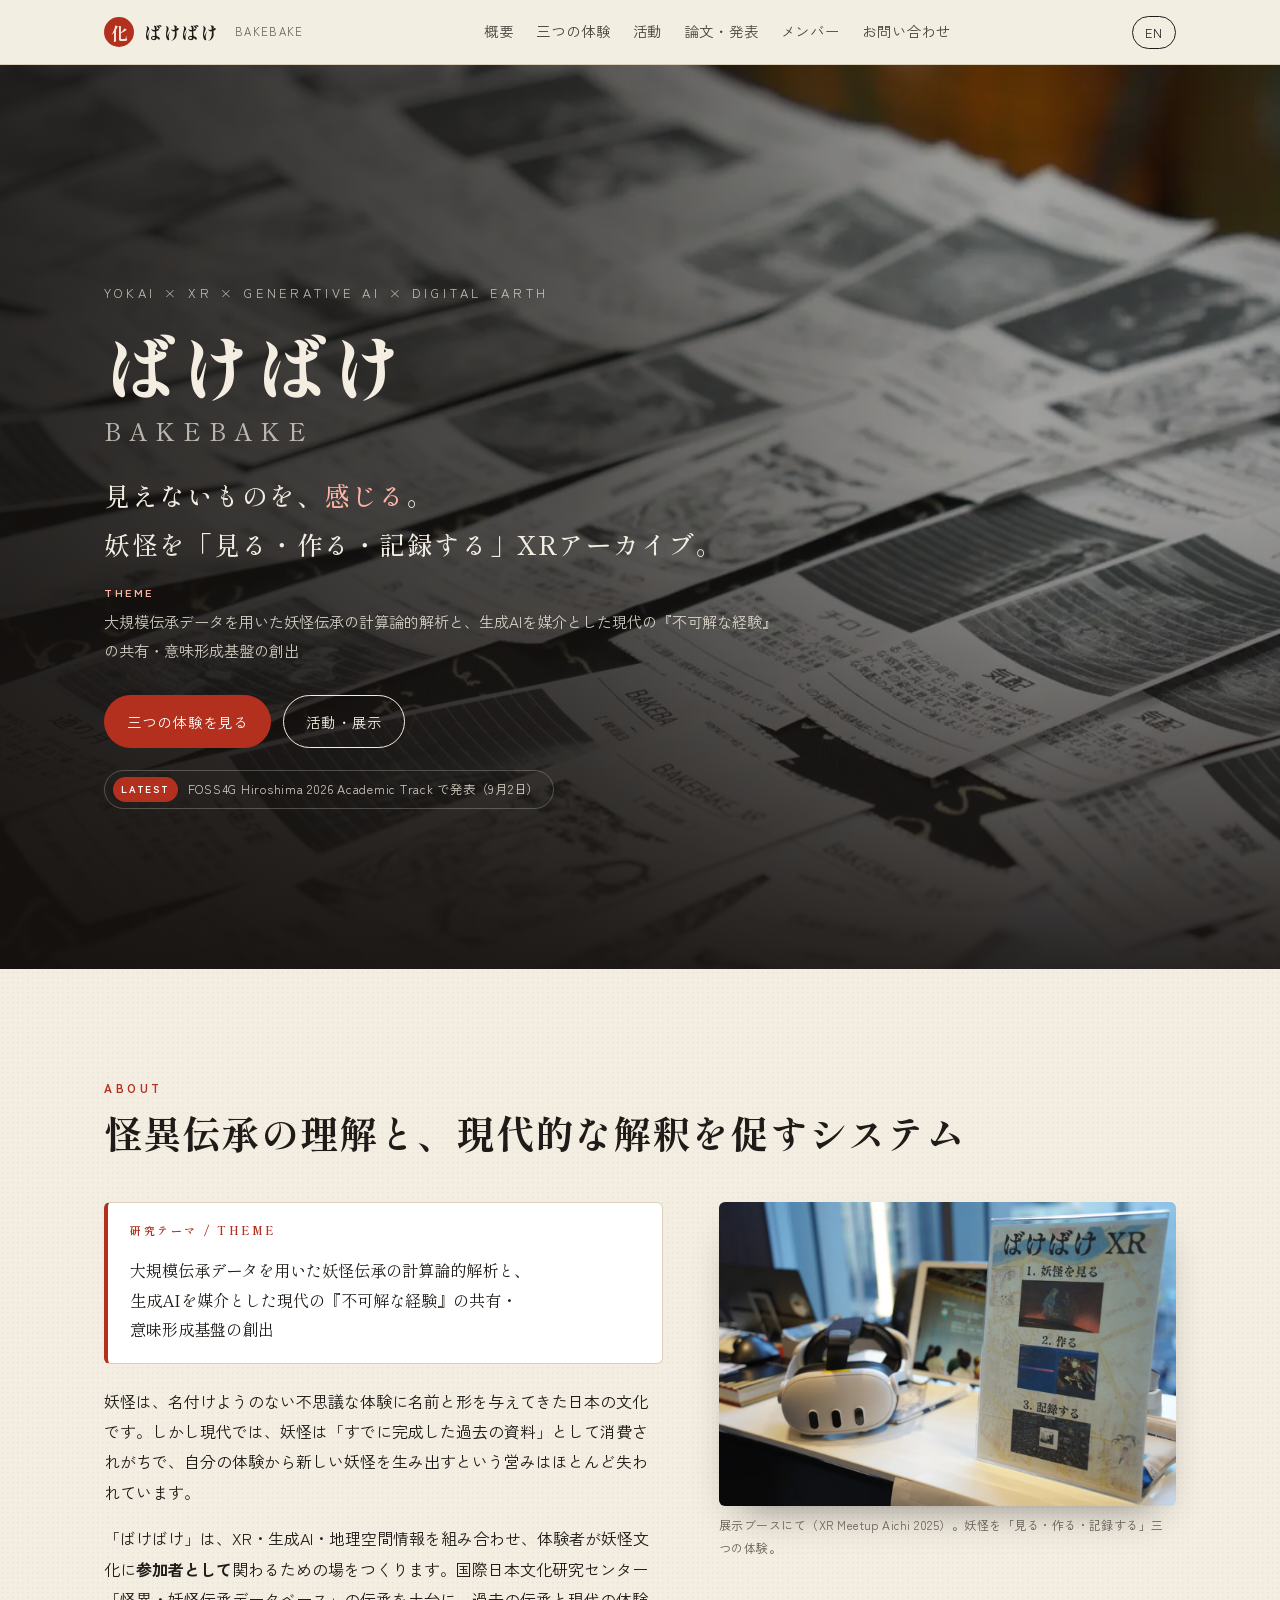
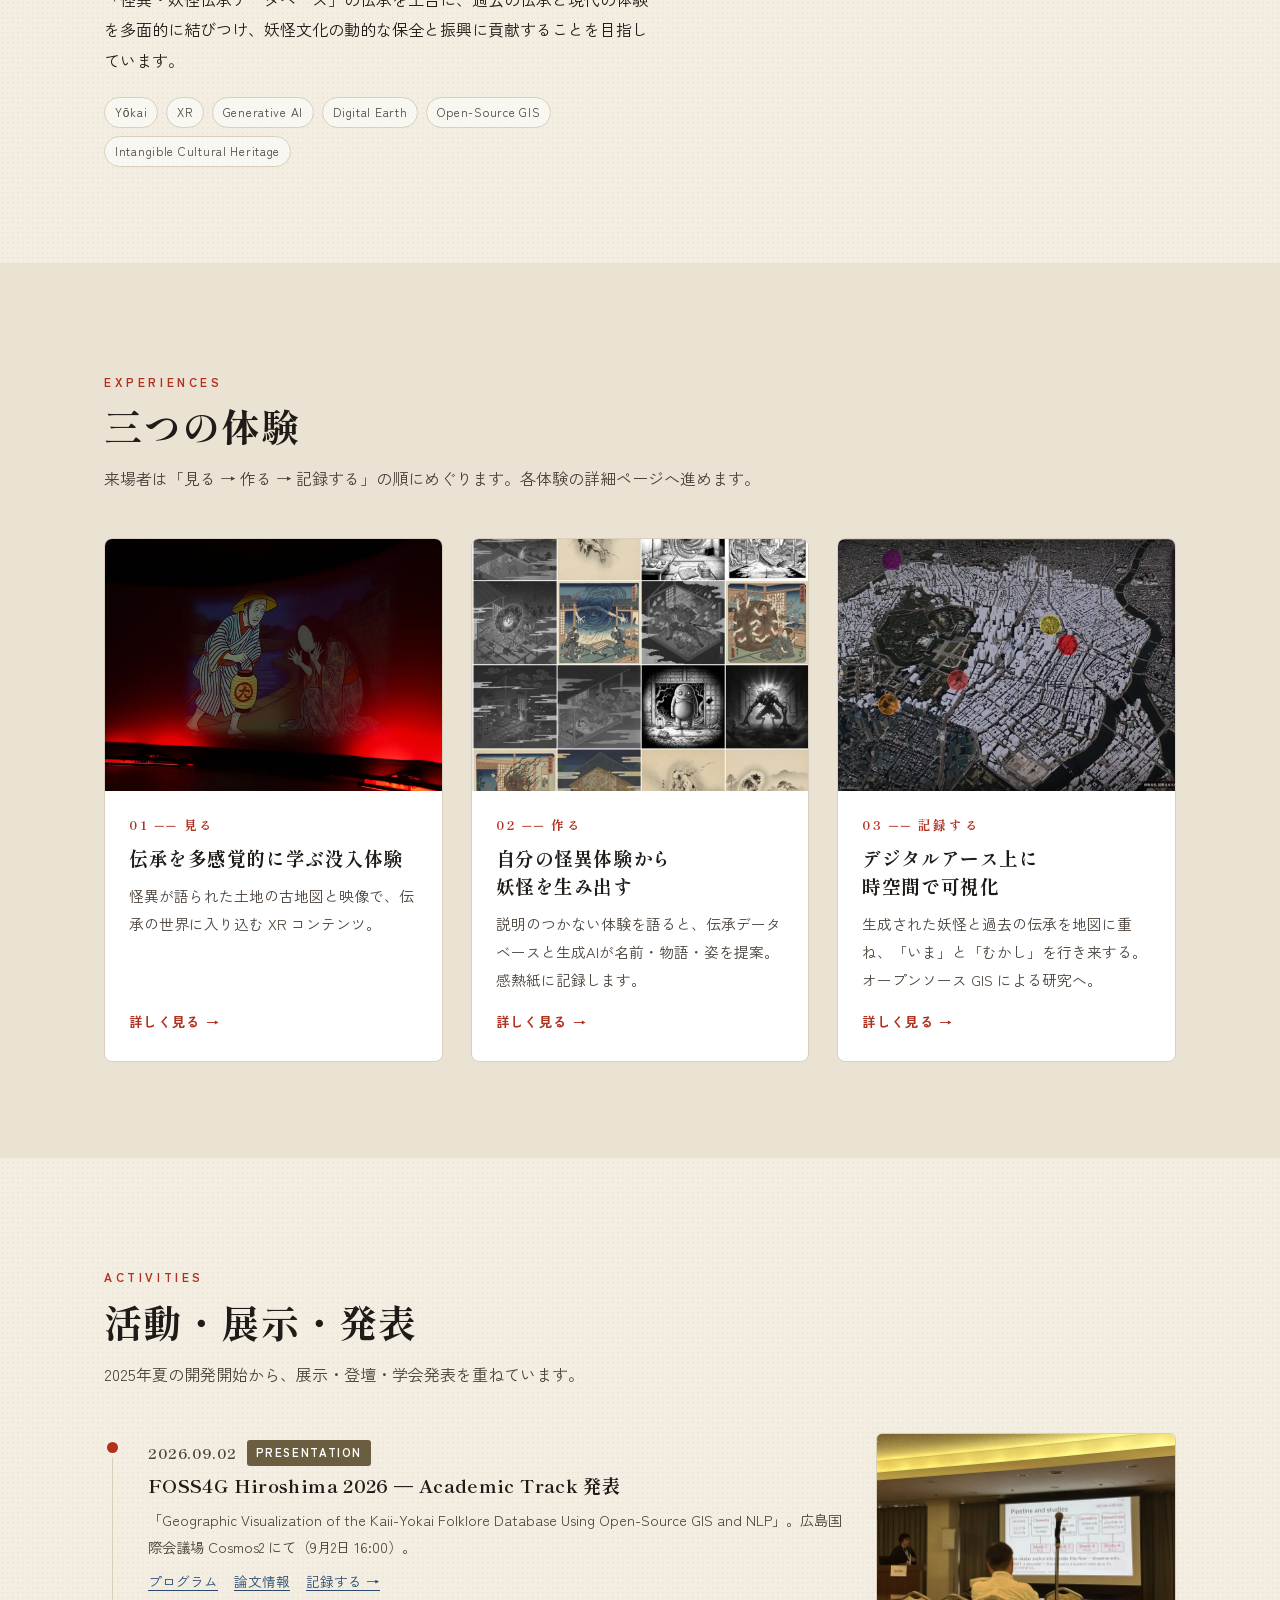
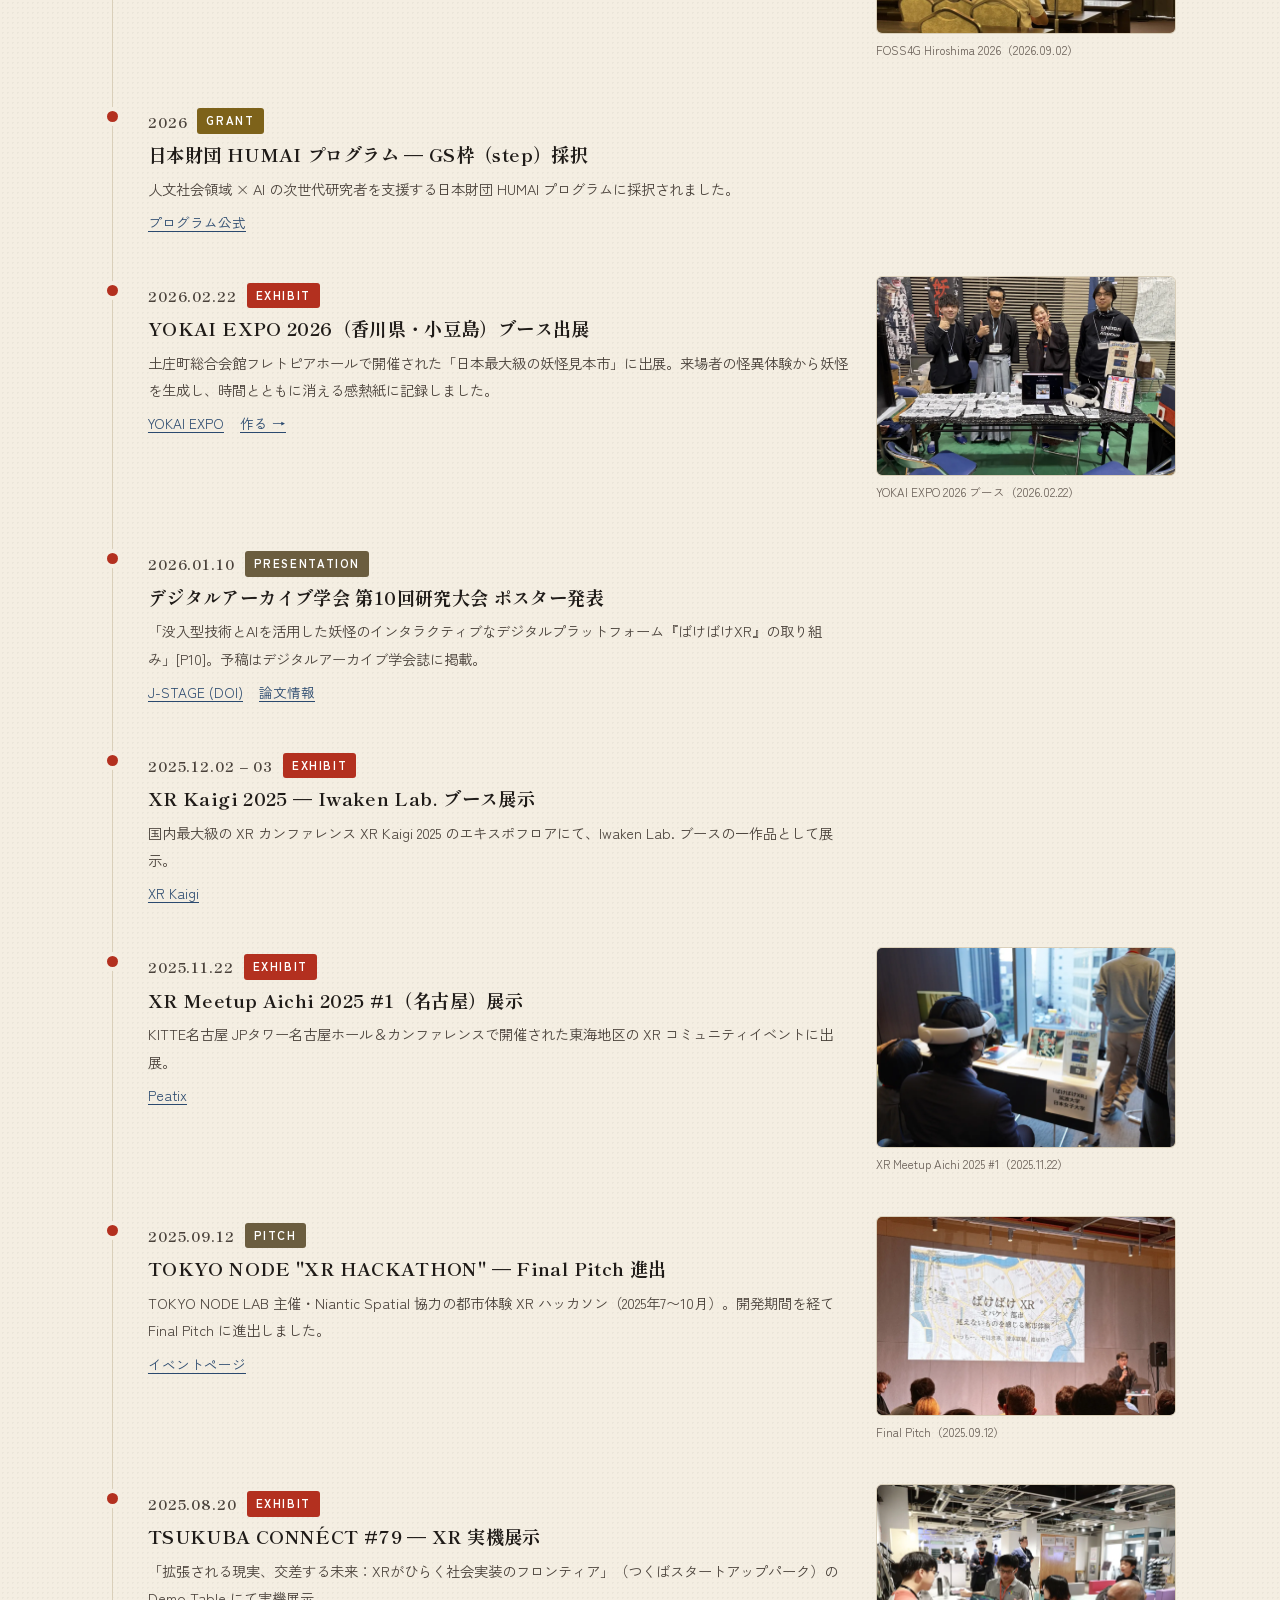
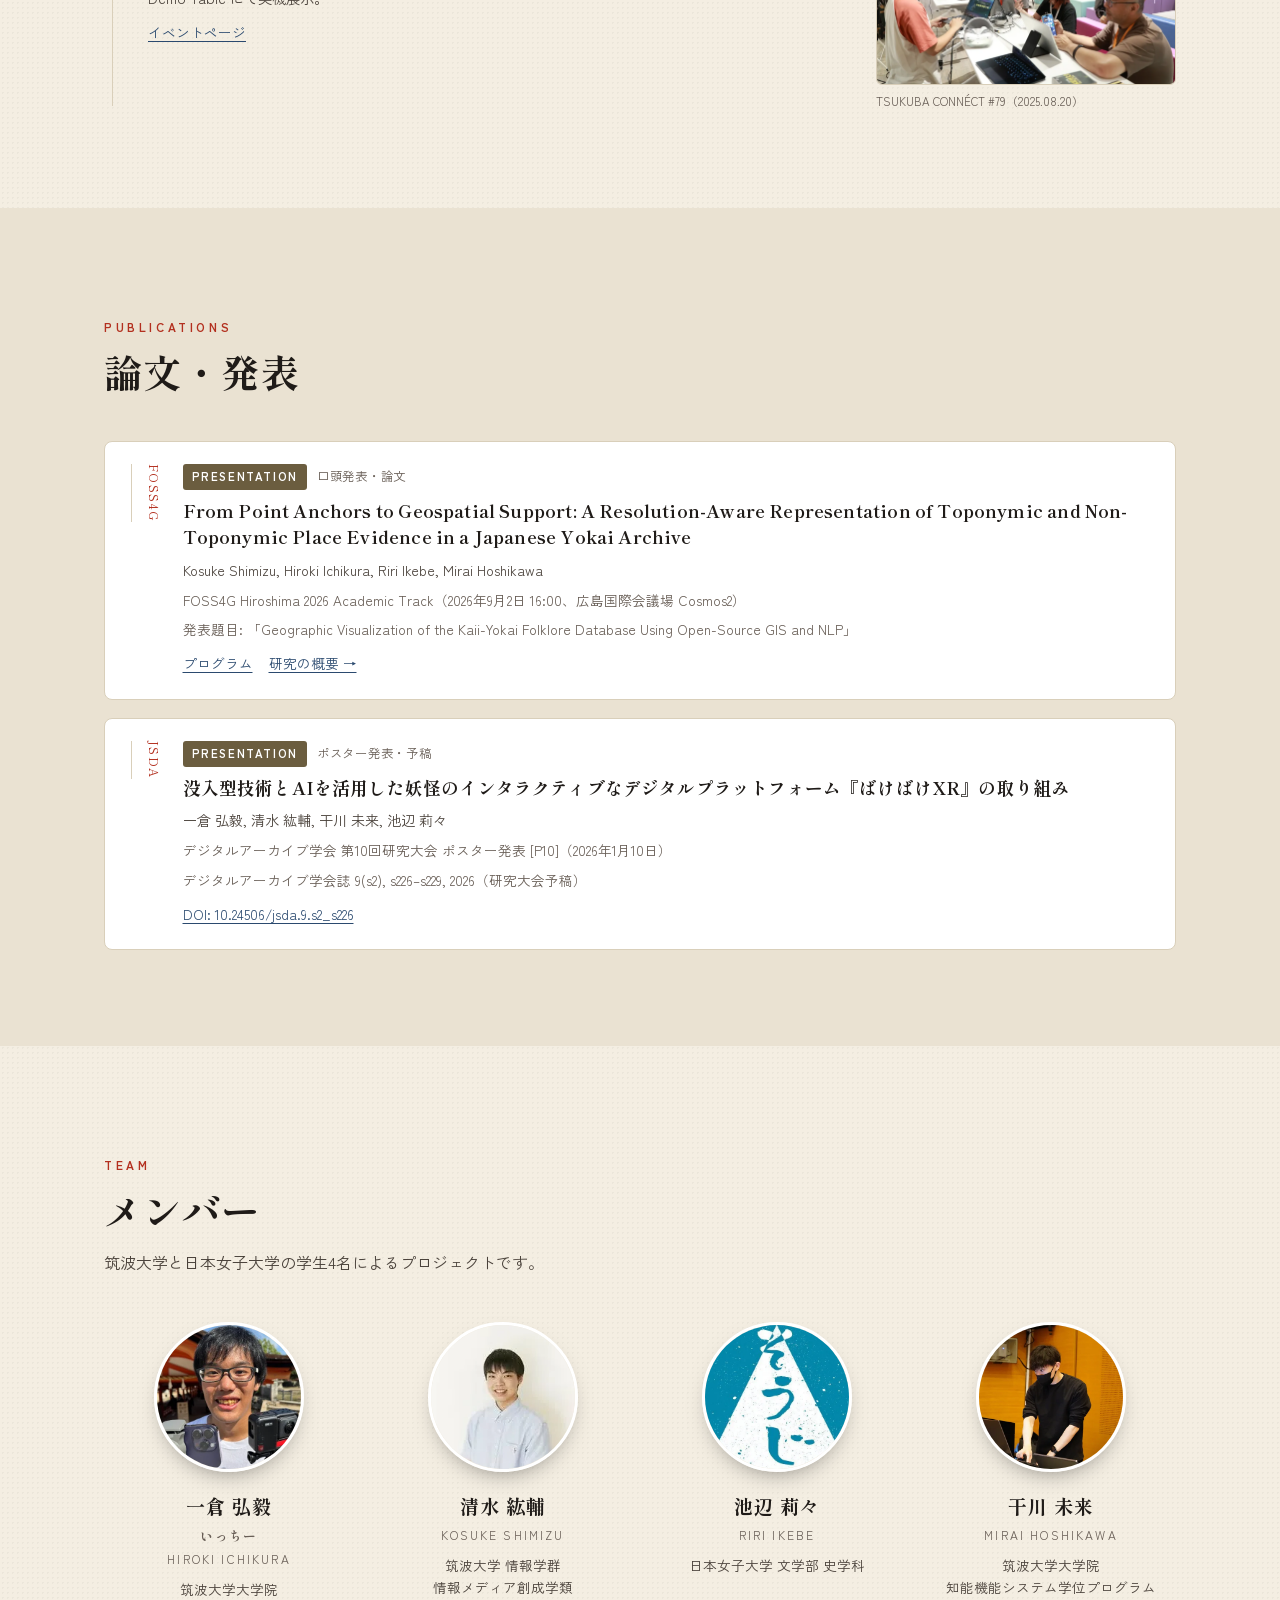
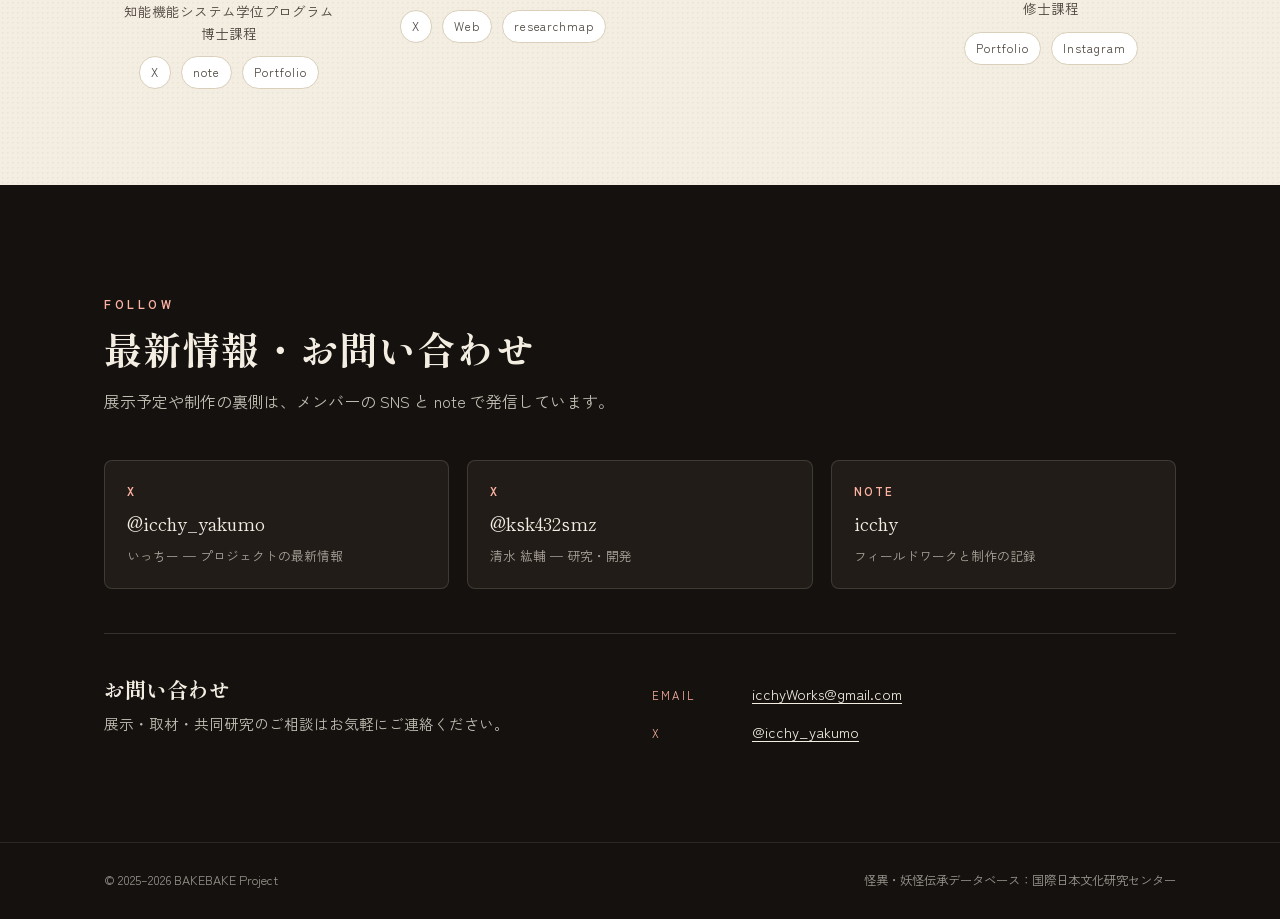
<file: index.html>
<!DOCTYPE html>
<html lang="ja">
<head>
<meta charset="UTF-8">
<meta name="viewport" content="width=device-width, initial-scale=1.0">
<title>ばけばけ — 見えないものを、感じる。妖怪文化のXRアーカイブ</title>
<meta name="title-en" content="BAKEBAKE — Sensing the unseen. An XR archive of yōkai culture">
<meta name="description" content="ばけばけ は、妖怪を「見る・作る・記録する」XRアーカイブ。伝承を多感覚的に学ぶ没入体験、生成AIによる新しい妖怪づくり、デジタルアース上での時空間可視化を通して、妖怪文化の動的な保全と振興に取り組みます。">
<link rel="canonical" href="https://icchyhiroki.github.io/bakebake-xr.github.io/">
<link rel="alternate" hreflang="ja" href="https://icchyhiroki.github.io/bakebake-xr.github.io/">
<link rel="alternate" hreflang="en" href="https://icchyhiroki.github.io/bakebake-xr.github.io/?lang=en">
<meta property="og:type" content="website">
<meta property="og:site_name" content="ばけばけ / Bakebake">
<meta property="og:title" content="ばけばけ — 見えないものを、感じる。">
<meta property="og:description" content="妖怪を「見る・作る・記録する」XRアーカイブ。伝承の没入体験、生成AIによる妖怪づくり、デジタルアース上の時空間可視化。">
<meta property="og:image" content="https://icchyhiroki.github.io/bakebake-xr.github.io/images/photos/og_home.jpg">
<meta property="og:url" content="https://icchyhiroki.github.io/bakebake-xr.github.io/">
<meta property="og:locale" content="ja_JP">
<meta name="twitter:card" content="summary_large_image">
<meta name="twitter:site" content="@icchy_yakumo">
<meta name="theme-color" content="#14110f">
<link rel="icon" href="data:image/svg+xml,%3Csvg xmlns='http://www.w3.org/2000/svg' viewBox='0 0 64 64'%3E%3Ccircle cx='32' cy='32' r='30' fill='%23b3301f'/%3E%3Ctext x='32' y='44' font-size='34' text-anchor='middle' fill='%23f4eee2' font-family='serif' font-weight='700'%3E化%3C/text%3E%3C/svg%3E">
<link rel="apple-touch-icon" href="images/icon-180.png">
<script>try{var q=new URLSearchParams(location.search).get('lang');document.documentElement.lang=(q==='en'||(!q&&localStorage.getItem('bakebake-lang')==='en'))?'en':'ja'}catch(e){}</script>
<link rel="preconnect" href="https://fonts.googleapis.com">
<link rel="preconnect" href="https://fonts.gstatic.com" crossorigin>
<link href="https://fonts.googleapis.com/css2?family=Shippori+Mincho:wght@500;700;800&family=Zen+Kaku+Gothic+New:wght@400;500;700&display=swap" rel="stylesheet">
<link rel="stylesheet" href="assets/site.css">
</head>
<body>
<a class="skip" href="#top"><span class="ja">本文へ</span><span class="en">Skip to content</span></a>

<header class="site-header">
  <div class="wrap">
    <a class="brand" href="index.html" data-internal aria-label="ばけばけ">
      <span class="mark" aria-hidden="true">化</span>
      <span class="name">ばけばけ</span><small>BAKEBAKE</small>
    </a>
    <nav class="nav" id="nav" aria-label="main">
      <a href="#about"><span class="ja">概要</span><span class="en">About</span></a>
      <a href="#experiences"><span class="ja">三つの体験</span><span class="en">Experiences</span></a>
      <a href="#activities"><span class="ja">活動</span><span class="en">Activities</span></a>
      <a href="#publications"><span class="ja">論文・発表</span><span class="en">Publications</span></a>
      <a href="#team"><span class="ja">メンバー</span><span class="en">Team</span></a>
      <a href="#contact"><span class="ja">お問い合わせ</span><span class="en">Contact</span></a>
    </nav>
    <div style="display:flex;gap:8px;align-items:center">
      <button class="lang-toggle" id="langToggle" type="button"><span class="ja" lang="en">EN</span><span class="en" lang="ja">日本語</span></button>
      <button class="menu-btn" id="menuBtn" type="button" aria-expanded="false" aria-controls="nav" aria-label="Menu">
        <svg width="26" height="26" viewBox="0 0 24 24" fill="none" stroke="currentColor" stroke-width="2" stroke-linecap="round"><path d="M4 7h16M4 12h16M4 17h16"/></svg>
      </button>
    </div>
  </div>
</header>

<main id="top" tabindex="-1">
  <!-- ===== HERO ===== -->
  <section class="hero" aria-labelledby="hero-title">
    <picture>
      <source media="(max-width:700px)" srcset="images/photos/hero_receipts_portrait.webp">
      <img src="images/photos/hero_receipts.webp" alt="黒い布の上に、来場者が生み出した妖怪の名前と絵が印刷された感熱紙が並んでいる" fetchpriority="high">
    </picture>
    <div class="wrap">
      <p class="eyebrow">YOKAI × XR × GENERATIVE AI × DIGITAL EARTH</p>
      <h1 id="hero-title">ばけばけ<span class="en-name">BAKEBAKE</span></h1>
      <p class="catch ja">見えないものを、<em>感じる</em>。<br>妖怪を「見る・作る・記録する」<span class="nowrap">XRアーカイブ。</span></p>
      <p class="catch en">Sensing the <em>unseen</em>.<br>An XR archive for seeing, making and recording yōkai.</p>
      <p class="lead ja"><span class="k">THEME</span>大規模伝承データを用いた妖怪伝承の計算論的解析と、生成AIを媒介とした現代の『不可解な経験』の共有・意味形成基盤の創出</p>
      <p class="lead en"><span class="k">THEME</span>Computational analysis of yōkai folklore using large-scale folklore data, and the creation of a platform — mediated by generative AI — for sharing and making sense of contemporary “inexplicable experiences”.</p>
      <div class="cta">
        <a class="btn primary" href="#experiences"><span class="ja">三つの体験を見る</span><span class="en">The three experiences</span></a>
        <a class="btn ghost" href="#activities"><span class="ja">活動・展示</span><span class="en">Activities</span></a>
      </div>
      <a class="news" href="#publications"><b>LATEST</b><span class="ja">FOSS4G Hiroshima 2026 Academic Track で発表（9月2日）</span><span class="en">Presented at FOSS4G Hiroshima 2026 Academic Track (Sept 2)</span></a>
    </div>
  </section>

  <!-- ===== ABOUT ===== -->
  <section id="about" aria-labelledby="about-title">
    <div class="wrap">
      <div class="sec-head">
        <p class="label">ABOUT</p>
        <h2 id="about-title" class="serif"><span class="ja">怪異伝承の理解と、<wbr>現代的な解釈を<wbr>促すシステム</span><span class="en">A system for understanding and reinterpreting yōkai folklore</span></h2>
      </div>
      <div class="about-grid">
        <div class="about-text">
          <div class="theme"><p class="k">研究テーマ / THEME</p><p class="ja">大規模伝承データを用いた妖怪伝承の計算論的解析と、生成AIを媒介とした現代の『不可解な経験』の共有・意味形成基盤の創出</p><p class="en">Computational analysis of yōkai folklore using large-scale folklore data, and the creation of a platform — mediated by generative AI — for sharing and making sense of contemporary “inexplicable experiences”.</p></div>
          <p class="ja">妖怪は、名付けようのない不思議な体験に名前と形を与えてきた日本の文化です。しかし現代では、妖怪は「すでに完成した過去の資料」として消費されがちで、自分の体験から新しい妖怪を生み出すという営みはほとんど失われています。</p>
          <p class="en">Yōkai are a Japanese cultural practice of giving names and forms to strange, unexplained experiences. Today, however, yōkai are mostly consumed as finished historical records, and the act of creating a new one from one's own experience has nearly disappeared.</p>
          <p class="ja">「ばけばけ」は、XR・生成AI・地理空間情報を組み合わせ、体験者が妖怪文化に<strong>参加者として</strong>関わるための場をつくります。国際日本文化研究センター「怪異・妖怪伝承データベース」の伝承を土台に、過去の伝承と現代の体験を多面的に結びつけ、妖怪文化の動的な保全と振興に貢献することを目指しています。</p>
          <p class="en">BAKEBAKE combines XR, generative AI and geospatial data so that people can take part in yōkai culture <strong>as participants</strong>. Built on the Nichibunken Kaii–Yōkai Folklore Database, it links historical records with contemporary experience and aims at the dynamic preservation and renewal of yōkai culture.</p>
          <div class="keywords" aria-label="keywords">
            <span>Yōkai</span><span>XR</span><span>Generative AI</span><span>Digital Earth</span><span>Open-Source GIS</span><span>Intangible Cultural Heritage</span>
          </div>
        </div>
        <figure class="about-photo">
          <img src="images/photos/booth.webp" alt="展示ブースのパネル「1. 妖怪を見る 2. 作る 3. 記録する」とVRヘッドセット" loading="lazy" width="1200" height="800">
          <figcaption class="ja">展示ブースにて（XR Meetup Aichi 2025）。妖怪を「見る・作る・記録する」三つの体験。</figcaption>
          <figcaption class="en">At the booth (XR Meetup Aichi 2025): the three experiences — see, make, record.</figcaption>
        </figure>
      </div>
    </div>
  </section>

  <!-- ===== EXPERIENCES ===== -->
  <section id="experiences" class="alt" aria-labelledby="feat-title">
    <div class="wrap">
      <div class="sec-head">
        <p class="label">EXPERIENCES</p>
        <h2 id="feat-title" class="serif"><span class="ja">三つの体験</span><span class="en">Three experiences</span></h2>
        <p class="ja">来場者は「見る → 作る → 記録する」の順にめぐります。各体験の詳細ページへ進めます。</p>
        <p class="en">Visitors move through see → make → record. Open each experience for details.</p>
      </div>
      <div class="features">
        <a class="feature" href="see.html" data-internal>
          <div class="img"><img src="images/photos/feat_view_front.webp" alt="提灯を持つ旅人と顔のない女が描かれた投影映像" loading="lazy" width="1200" height="900"></div>
          <div class="body">
            <p class="num">01 ── <span class="ja">見る</span><span class="en">SEE</span></p>
            <h3 class="ja">伝承を多感覚的に学ぶ<wbr>没入体験</h3>
            <h3 class="en">Immersive learning of folklore</h3>
            <p class="ja">怪異が語られた土地の古地図と映像で、伝承の世界に入り込む XR コンテンツ。</p>
            <p class="en">XR content that draws you into a tale through the old maps and imagery of the place where it was told.</p>
            <span class="more"><span class="ja">詳しく見る</span><span class="en">Read more</span></span>
          </div>
        </a>
        <a class="feature" href="make.html" data-internal>
          <div class="img"><img src="images/photos/feat_make_atlas.webp" alt="生成AIで生成された妖怪画像がアプリ画面に表示されている" loading="lazy" width="1200" height="900"></div>
          <div class="body">
            <p class="num">02 ── <span class="ja">作る</span><span class="en">MAKE</span></p>
            <h3 class="ja">自分の怪異体験から<wbr>妖怪を生み出す</h3>
            <h3 class="en">Making a yōkai from your own experience</h3>
            <p class="ja">説明のつかない体験を語ると、伝承データベースと生成AIが名前・物語・姿を提案。感熱紙に記録します。</p>
            <p class="en">Describe an unexplained experience; the folklore database and generative AI propose a name, a story and a form, printed on thermal paper.</p>
            <span class="more"><span class="ja">詳しく見る</span><span class="en">Read more</span></span>
          </div>
        </a>
        <a class="feature" href="record.html" data-internal>
          <div class="img"><img src="images/photos/feat_record.webp" alt="デジタルアース上に妖怪の出現地点がマッピングされた画面" loading="lazy" width="1000" height="750"></div>
          <div class="body">
            <p class="num">03 ── <span class="ja">記録する</span><span class="en">RECORD</span></p>
            <h3 class="ja">デジタルアース上に<wbr>時空間で可視化</h3>
            <h3 class="en">Spatio-temporal mapping on a digital earth</h3>
            <p class="ja">生成された妖怪と過去の伝承を地図に重ね、「いま」と「むかし」を行き来する。オープンソース GIS による研究へ。</p>
            <p class="en">Generated yōkai and historical records layered on a map, moving between "now" and "then" — and into open-source GIS research.</p>
            <span class="more"><span class="ja">詳しく見る</span><span class="en">Read more</span></span>
          </div>
        </a>
      </div>
    </div>
  </section>

  <!-- ===== ACTIVITIES ===== -->
  <section id="activities" aria-labelledby="act-title">
    <div class="wrap">
      <div class="sec-head">
        <p class="label">ACTIVITIES</p>
        <h2 id="act-title" class="serif"><span class="ja">活動・展示・発表</span><span class="en">Activities, exhibitions and talks</span></h2>
        <p class="ja">2025年夏の開発開始から、展示・登壇・学会発表を重ねています。</p>
        <p class="en">Since development began in summer 2025, the project has been shown and presented at the following venues.</p>
      </div>
      <div class="timeline">

        <article class="tl-item">
          <div>
            <p class="tl-date">2026.09.02 <span class="tag talk">PRESENTATION</span></p>
            <h3 class="ja">FOSS4G Hiroshima 2026 <wbr>— Academic Track 発表</h3>
            <h3 class="en">FOSS4G Hiroshima 2026 — Academic Track</h3>
            <p class="ja">「Geographic Visualization of the Kaii-Yokai Folklore Database Using Open-Source GIS and NLP」。広島国際会議場 Cosmos2 にて（9月2日 16:00）。</p>
            <p class="en">"Geographic Visualization of the Kaii-Yokai Folklore Database Using Open-Source GIS and NLP." International Conference Center Hiroshima, room Cosmos2, Sept 2, 16:00.</p>
            <p class="links"><a href="https://2026.foss4g.org/en/program-schedule/presentations/" target="_blank" rel="noopener"><span class="ja">プログラム</span><span class="en">Program</span></a><a href="#publications"><span class="ja">論文情報</span><span class="en">Paper</span></a><a href="record.html" data-internal><span class="ja">記録する →</span><span class="en">Record →</span></a></p>
          </div>
          <figure>
            <img src="images/photos/foss4g_talk.webp" alt="FOSS4G Hiroshima 2026 の会場で発表する様子" loading="lazy" width="1200" height="800">
            <figcaption class="ja">FOSS4G Hiroshima 2026（2026.09.02）</figcaption>
            <figcaption class="en">FOSS4G Hiroshima 2026, Sept 2, 2026</figcaption>
          </figure>
        </article>

        <article class="tl-item">
          <div>
            <p class="tl-date">2026 <span class="tag grant">GRANT</span></p>
            <h3 class="ja">日本財団 HUMAI プログラム <wbr>— GS枠（step）採択</h3>
            <h3 class="en">Selected for the Nippon Foundation HUMAI Program (GS / step)</h3>
            <p class="ja">人文社会領域 × AI の次世代研究者を支援する日本財団 HUMAI プログラムに採択されました。</p>
            <p class="en">Selected for the Nippon Foundation HUMAI Program, which supports next-generation researchers working across the humanities and AI.</p>
            <p class="links"><a href="https://zen.ac.jp/humai" target="_blank" rel="noopener"><span class="ja">プログラム公式</span><span class="en">Program site</span></a></p>
          </div>
        </article>

        <article class="tl-item">
          <div>
            <p class="tl-date">2026.02.22 <span class="tag exhibit">EXHIBIT</span></p>
            <h3 class="ja">YOKAI EXPO 2026<wbr>（香川県・小豆島）<wbr>ブース出展</h3>
            <h3 class="en">Booth at YOKAI EXPO 2026, Shodoshima</h3>
            <p class="ja">土庄町総合会館フレトピアホールで開催された「日本最大級の妖怪見本市」に出展。来場者の怪異体験から妖怪を生成し、時間とともに消える感熱紙に記録しました。</p>
            <p class="en">Exhibited at Japan's largest yōkai fair at Tonosho Town Hall (Furetopia Hall). Visitors' uncanny experiences were turned into yōkai and printed on thermal paper that fades over time.</p>
            <p class="links"><a href="https://www.yokaiexpo.com/" target="_blank" rel="noopener">YOKAI EXPO</a><a href="make.html" data-internal><span class="ja">作る →</span><span class="en">Make →</span></a></p>
          </div>
          <figure>
            <img src="images/photos/expo_booth.webp" alt="YOKAI EXPO 2026 のブースに立つメンバー4人と、机に並んだ感熱紙の妖怪記録" loading="lazy" width="1400" height="933">
            <figcaption class="ja">YOKAI EXPO 2026 ブース（2026.02.22）</figcaption>
            <figcaption class="en">Our booth at YOKAI EXPO 2026, Feb 22, 2026</figcaption>
          </figure>
        </article>

        <article class="tl-item">
          <div>
            <p class="tl-date">2026.01.10 <span class="tag talk">PRESENTATION</span></p>
            <h3 class="ja">デジタルアーカイブ学会 <wbr>第10回研究大会 <wbr>ポスター発表</h3>
            <h3 class="en">Poster at the 10th Annual Conference of the Japan Society for Digital Archive</h3>
            <p class="ja">「没入型技術とAIを活用した妖怪のインタラクティブなデジタルプラットフォーム『ばけばけXR』の取り組み」[P10]。予稿はデジタルアーカイブ学会誌に掲載。</p>
            <p class="en">"An Interactive Digital Platform for Yōkai Using Immersive Technology and AI: BAKEBAKE XR" [P10]. Proceedings published in the Journal of the Japan Society for Digital Archive.</p>
            <p class="links"><a href="https://doi.org/10.24506/jsda.9.s2_s226" target="_blank" rel="noopener">J-STAGE (DOI)</a><a href="#publications"><span class="ja">論文情報</span><span class="en">Paper</span></a></p>
          </div>
        </article>

        <article class="tl-item">
          <div>
            <p class="tl-date">2025.12.02 – 03 <span class="tag exhibit">EXHIBIT</span></p>
            <h3 class="ja">XR Kaigi 2025 <wbr>— Iwaken Lab. ブース展示</h3>
            <h3 class="en">XR Kaigi 2025 — Iwaken Lab. booth</h3>
            <p class="ja">国内最大級の XR カンファレンス XR Kaigi 2025 のエキスポフロアにて、Iwaken Lab. ブースの一作品として展示。</p>
            <p class="en">Shown at the Iwaken Lab. booth on the expo floor of XR Kaigi 2025, one of Japan's largest XR conferences.</p>
            <p class="links"><a href="https://www.xrkaigi.com/" target="_blank" rel="noopener">XR Kaigi</a></p>
          </div>
        </article>

        <article class="tl-item">
          <div>
            <p class="tl-date">2025.11.22 <span class="tag exhibit">EXHIBIT</span></p>
            <h3 class="ja">XR Meetup Aichi 2025 #1<wbr>（名古屋）展示</h3>
            <h3 class="en">XR Meetup Aichi 2025 #1, Nagoya</h3>
            <p class="ja">KITTE名古屋 JPタワー名古屋ホール＆カンファレンスで開催された東海地区の XR コミュニティイベントに出展。</p>
            <p class="en">Exhibited at the Tōkai-area XR community event held at KITTE Nagoya / JP Tower Nagoya Hall &amp; Conference.</p>
            <p class="links"><a href="https://peatix.com/event/4530538" target="_blank" rel="noopener">Peatix</a></p>
          </div>
          <figure>
            <img src="images/photos/xrmeetup_aichi.webp" alt="XR Meetup Aichi の会場でVRヘッドセットを装着して体験する来場者" loading="lazy" width="1200" height="800">
            <figcaption class="ja">XR Meetup Aichi 2025 #1（2025.11.22）</figcaption>
            <figcaption class="en">XR Meetup Aichi 2025 #1, Nov 22, 2025</figcaption>
          </figure>
        </article>

        <article class="tl-item">
          <div>
            <p class="tl-date">2025.09.12 <span class="tag talk">PITCH</span></p>
            <h3 class="ja">TOKYO NODE "XR HACKATHON" <wbr>— Final Pitch 進出</h3>
            <h3 class="en">TOKYO NODE "XR HACKATHON" — Final Pitch</h3>
            <p class="ja">TOKYO NODE LAB 主催・Niantic Spatial 協力の都市体験 XR ハッカソン（2025年7〜10月）。開発期間を経て Final Pitch に進出しました。</p>
            <p class="en">A city-experience XR hackathon run by TOKYO NODE LAB with Niantic Spatial (July–Oct 2025). The team advanced to the Final Pitch.</p>
            <p class="links"><a href="https://www.tokyonode.jp/lab/events/20250619_01/index.html" target="_blank" rel="noopener"><span class="ja">イベントページ</span><span class="en">Event page</span></a></p>
          </div>
          <figure>
            <img src="images/photos/pitch_final.webp" alt="TOKYO NODE XR HACKATHON Final Pitch で登壇する様子" loading="lazy" width="1200" height="799">
            <figcaption class="ja">Final Pitch（2025.09.12）</figcaption>
            <figcaption class="en">Final Pitch, Sept 12, 2025</figcaption>
          </figure>
        </article>

        <article class="tl-item">
          <div>
            <p class="tl-date">2025.08.20 <span class="tag exhibit">EXHIBIT</span></p>
            <h3 class="ja">TSUKUBA CONNÉCT #79 <wbr>— XR 実機展示</h3>
            <h3 class="en">TSUKUBA CONNÉCT #79 — XR demo table</h3>
            <p class="ja">「拡張される現実、交差する未来：XRがひらく社会実装のフロンティア」（つくばスタートアップパーク）の Demo Table にて実機展示。</p>
            <p class="en">Live demo at the XR-themed edition of TSUKUBA CONNÉCT held at Tsukuba Startup Park.</p>
            <p class="links"><a href="https://civicpower.jp/event/735/" target="_blank" rel="noopener"><span class="ja">イベントページ</span><span class="en">Event page</span></a></p>
          </div>
          <figure>
            <img src="images/photos/tsukuba_connect.webp" alt="TSUKUBA CONNÉCT のデモテーブルで来場者に体験してもらう様子" loading="lazy" width="1200" height="799">
            <figcaption class="ja">TSUKUBA CONNÉCT #79（2025.08.20）</figcaption>
            <figcaption class="en">TSUKUBA CONNÉCT #79, Aug 20, 2025</figcaption>
          </figure>
        </article>

      </div>
    </div>
  </section>

  <!-- ===== PUBLICATIONS ===== -->
  <section id="publications" class="alt" aria-labelledby="pub-title">
    <div class="wrap">
      <div class="sec-head">
        <p class="label">PUBLICATIONS</p>
        <h2 id="pub-title" class="serif"><span class="ja">論文・発表</span><span class="en">Publications</span></h2>
      </div>
      <div class="pubs">
        <article class="pub">
          <div class="venue">FOSS4G</div>
          <div>
            <p class="kind"><span class="tag talk">PRESENTATION</span><span class="ja">口頭発表・論文</span><span class="en">Talk &amp; paper</span></p>
            <h3>From Point Anchors to Geospatial Support: A Resolution-Aware Representation of Toponymic and Non-Toponymic Place Evidence in a Japanese Yokai Archive</h3>
            <p class="authors">Kosuke Shimizu, Hiroki Ichikura, Riri Ikebe, Mirai Hoshikawa</p>
            <p class="meta"><span class="ja">FOSS4G Hiroshima 2026 Academic Track（2026年9月2日 16:00、広島国際会議場 Cosmos2）</span><span class="en">FOSS4G Hiroshima 2026 Academic Track — Sept 2, 2026, 16:00, International Conference Center Hiroshima, room Cosmos2</span></p>
            <p class="meta"><span class="ja">発表題目: 「Geographic Visualization of the Kaii-Yokai Folklore Database Using Open-Source GIS and NLP」</span><span class="en">Talk title: “Geographic Visualization of the Kaii-Yokai Folklore Database Using Open-Source GIS and NLP”</span></p>
            <p class="links"><a href="https://2026.foss4g.org/en/program-schedule/presentations/" target="_blank" rel="noopener"><span class="ja">プログラム</span><span class="en">Program</span></a><a href="record.html" data-internal><span class="ja">研究の概要 →</span><span class="en">Overview →</span></a></p>
          </div>
        </article>
        <article class="pub">
          <div class="venue">JSDA</div>
          <div>
            <p class="kind"><span class="tag talk">PRESENTATION</span><span class="ja">ポスター発表・予稿</span><span class="en">Poster &amp; proceedings</span></p>
            <h3 class="ja">没入型技術とAIを活用した<wbr>妖怪のインタラクティブな<wbr>デジタルプラットフォーム<wbr>『ばけばけXR』の取り組み</h3>
            <h3 class="en">An Interactive Digital Platform for Yōkai Using Immersive Technology and AI: BAKEBAKE XR</h3>
            <p class="authors"><span class="ja">一倉 弘毅, 清水 紘輔, 干川 未来, 池辺 莉々</span><span class="en">Hiroki Ichikura, Kosuke Shimizu, Mirai Hoshikawa, Riri Ikebe</span></p>
            <p class="meta"><span class="ja">デジタルアーカイブ学会 第10回研究大会 ポスター発表 [P10]（2026年1月10日）</span><span class="en">Poster [P10] at the 10th Annual Conference of the Japan Society for Digital Archive, Jan 10, 2026</span></p>
            <p class="meta"><span class="ja">デジタルアーカイブ学会誌 9(s2), s226–s229, 2026（研究大会予稿）</span><span class="en">Journal of the Japan Society for Digital Archive 9(s2), s226–s229, 2026 (conference proceedings)</span></p>
            <p class="links"><a href="https://doi.org/10.24506/jsda.9.s2_s226" target="_blank" rel="noopener">DOI: 10.24506/jsda.9.s2_s226</a></p>
          </div>
        </article>
      </div>
    </div>
  </section>

  <!-- ===== TEAM ===== -->
  <section id="team" aria-labelledby="team-title">
    <div class="wrap">
      <div class="sec-head">
        <p class="label">TEAM</p>
        <h2 id="team-title" class="serif"><span class="ja">メンバー</span><span class="en">Team</span></h2>
        <p class="ja">筑波大学と日本女子大学の学生4名によるプロジェクトです。</p>
        <p class="en">A student project by four members from the University of Tsukuba and Japan Women's University.</p>
      </div>
      <div class="team">
        <div class="member">
          <img src="images/members/icchy.webp" alt="" width="150" height="150" loading="lazy">
          <h3 class="ja">一倉 弘毅<span class="nick">いっちー</span></h3>
          <h3 class="en">Hiroki Ichikura</h3>
          <p class="roma ja">Hiroki Ichikura</p>
          <p class="roma en">"icchy"</p>
          <p class="aff ja">筑波大学大学院<br>知能機能システム<wbr>学位プログラム <span class="nowrap">博士課程</span></p>
          <p class="aff en">Doctoral Program in Intelligent and Mechanical Interaction Systems, University of Tsukuba</p>
          <div class="links">
            <a href="https://x.com/icchy_yakumo" target="_blank" rel="noopener">X</a>
            <a href="https://note.com/icchy0204" target="_blank" rel="noopener">note</a>
            <a href="https://ultra-citron-588.notion.site/icchy-ba0bd360576641b2b01c6dd7b3b3ef25?pvs=74" target="_blank" rel="noopener">Portfolio</a>
          </div>
        </div>
        <div class="member">
          <img src="images/members/shimizu.webp" alt="" width="150" height="150" loading="lazy">
          <h3 class="ja">清水 紘輔</h3>
          <h3 class="en">Kosuke Shimizu</h3>
          <p class="roma ja">Kosuke Shimizu</p>
          <p class="aff ja">筑波大学 情報学群<br>情報メディア創成学類</p>
          <p class="aff en">College of Media Arts, Science and Technology, University of Tsukuba</p>
          <div class="links">
            <a href="https://x.com/ksk432smz" target="_blank" rel="noopener">X</a>
            <a href="https://ksk432.com/" target="_blank" rel="noopener">Web</a>
            <a href="https://researchmap.jp/ksk432" target="_blank" rel="noopener">researchmap</a>
          </div>
        </div>
        <div class="member">
          <img src="images/members/ikebe.webp" alt="" width="150" height="150" loading="lazy">
          <h3 class="ja">池辺 莉々</h3>
          <h3 class="en">Riri Ikebe</h3>
          <p class="roma ja">Riri Ikebe</p>
          <p class="aff ja">日本女子大学 文学部 史学科</p>
          <p class="aff en">Department of History, Japan Women's University</p>
        </div>
        <div class="member">
          <img src="images/members/hoshikawa.webp" alt="" width="150" height="150" loading="lazy">
          <h3 class="ja">干川 未来</h3>
          <h3 class="en">Mirai Hoshikawa</h3>
          <p class="roma ja">Mirai Hoshikawa</p>
          <p class="aff ja">筑波大学大学院<br>知能機能システム<wbr>学位プログラム <span class="nowrap">修士課程</span></p>
          <p class="aff en">Master's Program in Intelligent and Mechanical Interaction Systems, University of Tsukuba</p>
          <div class="links">
            <a href="https://miraihoshikawa.github.io/" target="_blank" rel="noopener">Portfolio</a>
            <a href="https://www.instagram.com/hoshi_153/" target="_blank" rel="noopener">Instagram</a>
          </div>
        </div>
      </div>
    </div>
  </section>

  <!-- ===== FOLLOW & CONTACT ===== -->
  <section id="contact" class="dark" aria-labelledby="contact-title">
    <div class="wrap">
      <div class="sec-head">
        <p class="label">FOLLOW</p>
        <h2 id="contact-title" class="serif"><span class="ja">最新情報・お問い合わせ</span><span class="en">Updates &amp; contact</span></h2>
        <p class="ja">展示予定や制作の裏側は、メンバーの SNS と note で発信しています。</p>
        <p class="en">Upcoming exhibitions and behind-the-scenes notes are posted on our members' social accounts.</p>
      </div>
      <div class="links-grid">
        <a class="link-card" href="https://x.com/icchy_yakumo" target="_blank" rel="noopener">
          <p class="k">X</p><p class="v">@icchy_yakumo</p>
          <p class="d ja">いっちー — プロジェクトの最新情報</p><p class="d en">icchy — project updates</p>
        </a>
        <a class="link-card" href="https://x.com/ksk432smz" target="_blank" rel="noopener">
          <p class="k">X</p><p class="v">@ksk432smz</p>
          <p class="d ja">清水 紘輔 — 研究・開発</p><p class="d en">Kosuke Shimizu — research &amp; development</p>
        </a>
        <a class="link-card" href="https://note.com/icchy0204" target="_blank" rel="noopener">
          <p class="k">NOTE</p><p class="v">icchy</p>
          <p class="d ja">フィールドワークと制作の記録</p><p class="d en">Fieldwork and making-of notes</p>
        </a>
      </div>
      <div class="contact-box">
        <div>
          <h3 class="ja">お問い合わせ</h3>
          <h3 class="en">Contact</h3>
          <p class="ja">展示・取材・共同研究のご相談はお気軽にご連絡ください。</p>
          <p class="en">For exhibitions, press or research collaboration, please get in touch.</p>
        </div>
        <div>
          <p class="row"><span class="k">EMAIL</span><a href="mailto:icchyWorks@gmail.com">icchyWorks@gmail.com</a></p>
          <p class="row"><span class="k">X</span><a href="https://x.com/icchy_yakumo" target="_blank" rel="noopener">@icchy_yakumo</a></p>
        </div>
      </div>
    </div>
  </section>
</main>

<footer>
  <div class="wrap">
    <p>© 2025–2026 BAKEBAKE Project</p>
    <p><span class="ja">怪異・妖怪伝承データベース：国際日本文化研究センター</span><span class="en">Kaii–Yōkai Folklore Database: International Research Center for Japanese Studies</span></p>
  </div>
</footer>
<script src="assets/site.js"></script>
</body>
</html>
</file>
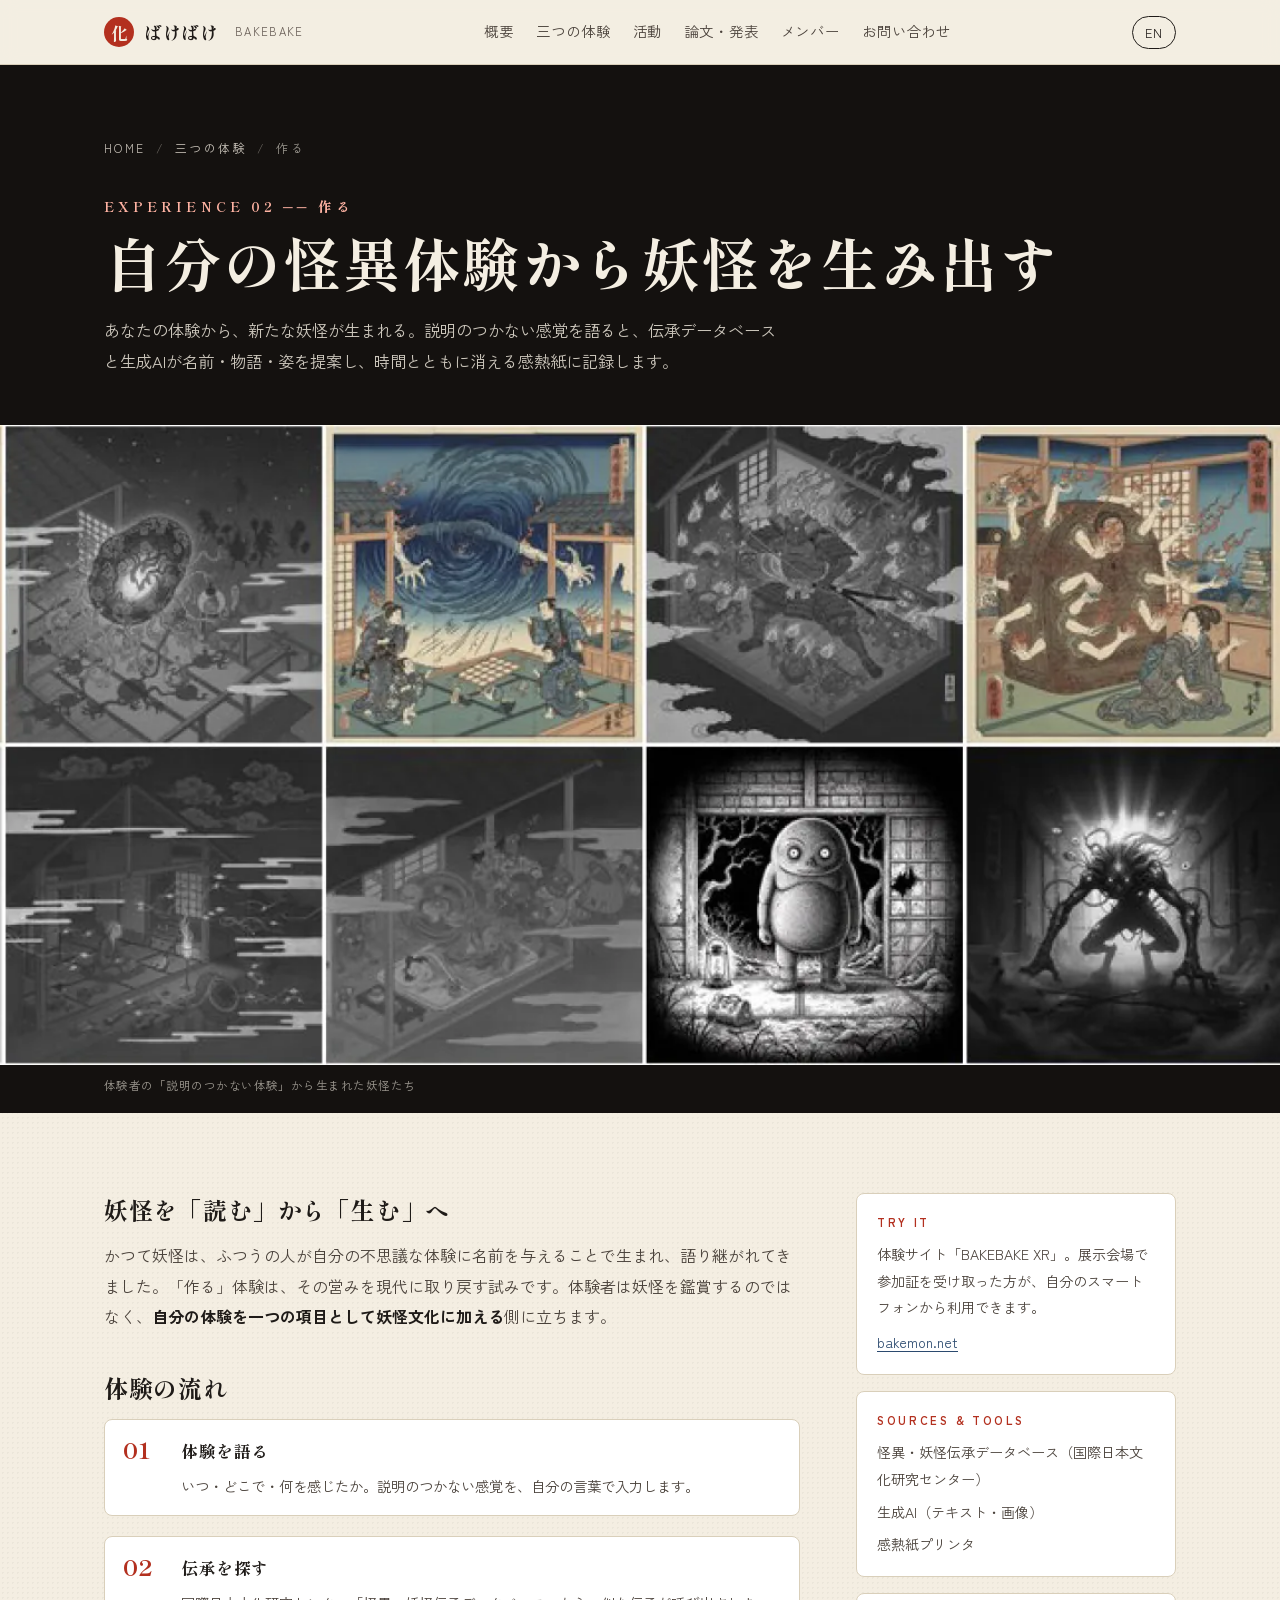
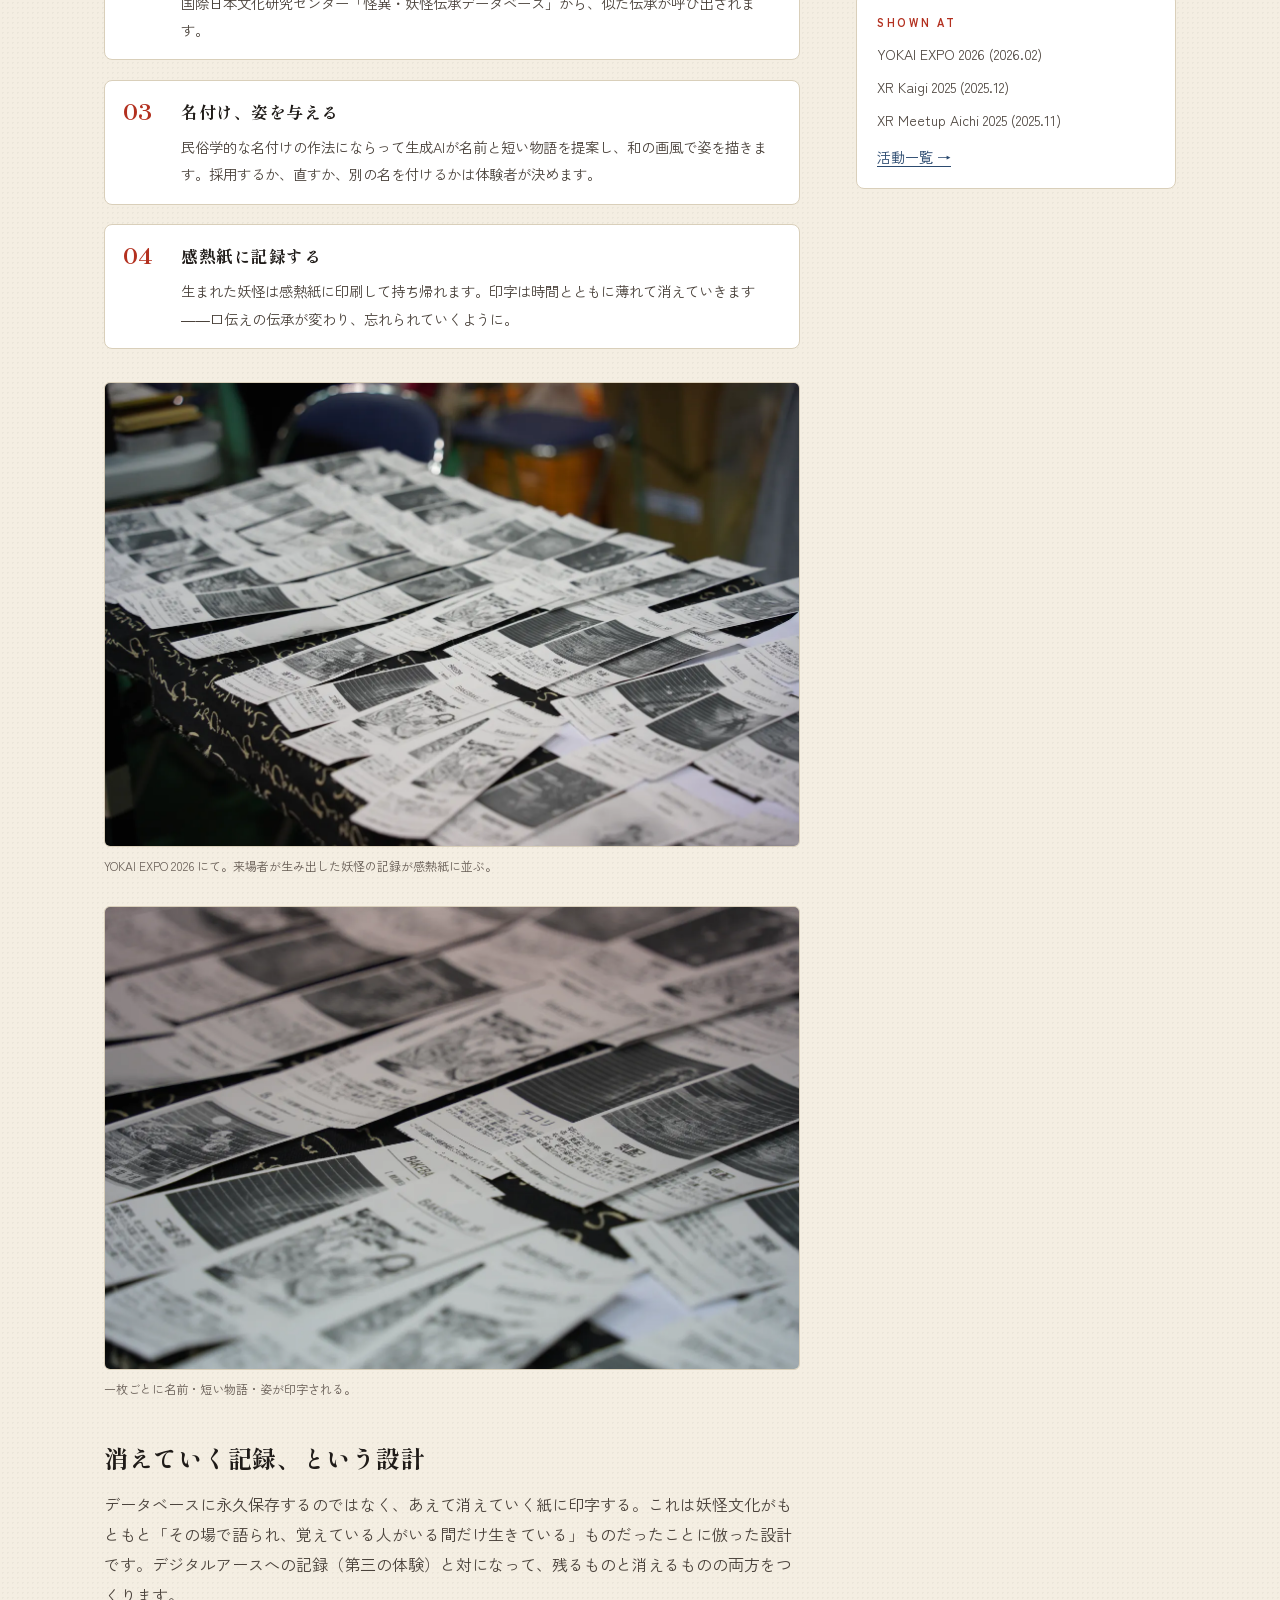
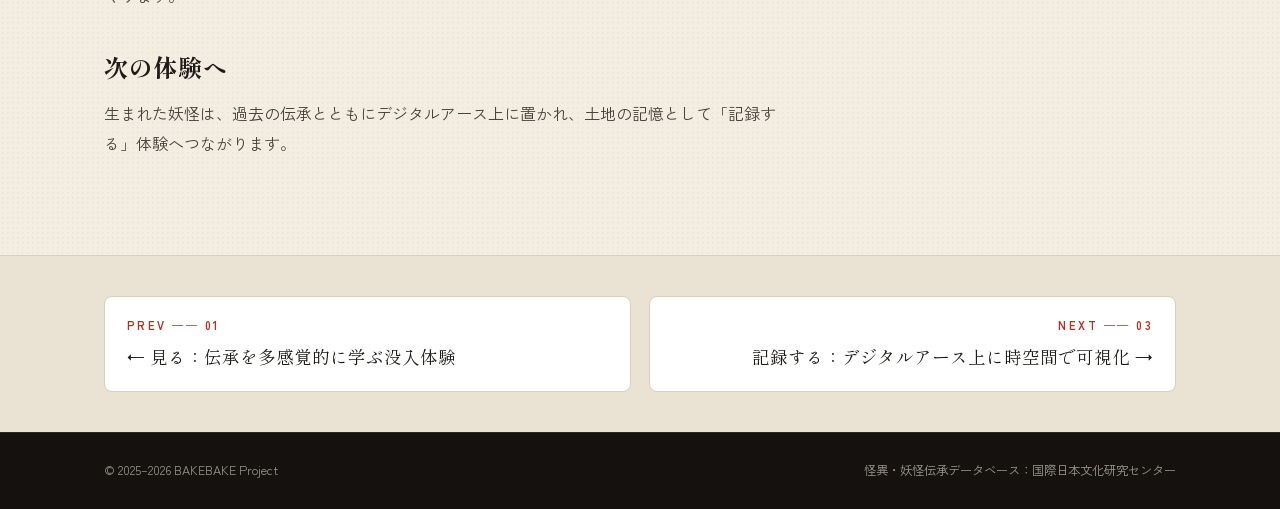
<file: make.html>
<!DOCTYPE html>
<html lang="ja">
<head>
<meta charset="UTF-8">
<meta name="viewport" content="width=device-width, initial-scale=1.0">
<title>作る — 自分の怪異体験から妖怪を生み出す | ばけばけ</title>
<meta name="title-en" content="Make — A yōkai from your own experience | BAKEBAKE">
<meta name="description" content="ばけばけ の第二の体験「作る」。説明のつかない体験を語ると、伝承データベースと生成AIが名前・物語・姿を提案し、時間とともに消える感熱紙に記録します。">
<link rel="canonical" href="https://icchyhiroki.github.io/bakebake-xr.github.io/make.html">
<meta property="og:type" content="article">
<meta property="og:site_name" content="ばけばけ / Bakebake">
<meta property="og:title" content="作る — 自分の怪異体験から妖怪を生み出す | ばけばけ">
<meta property="og:description" content="説明のつかない体験を語ると、伝承データベースと生成AIが名前・物語・姿を提案。感熱紙に記録します。">
<meta property="og:image" content="https://icchyhiroki.github.io/bakebake-xr.github.io/images/photos/og_make.jpg">
<meta property="og:url" content="https://icchyhiroki.github.io/bakebake-xr.github.io/make.html">
<meta name="twitter:card" content="summary_large_image">
<meta name="theme-color" content="#14110f">
<link rel="icon" href="data:image/svg+xml,%3Csvg xmlns='http://www.w3.org/2000/svg' viewBox='0 0 64 64'%3E%3Ccircle cx='32' cy='32' r='30' fill='%23b3301f'/%3E%3Ctext x='32' y='44' font-size='34' text-anchor='middle' fill='%23f4eee2' font-family='serif' font-weight='700'%3E化%3C/text%3E%3C/svg%3E">
<link rel="apple-touch-icon" href="images/icon-180.png">
<script>try{var q=new URLSearchParams(location.search).get('lang');document.documentElement.lang=(q==='en'||(!q&&localStorage.getItem('bakebake-lang')==='en'))?'en':'ja'}catch(e){}</script>
<link rel="preconnect" href="https://fonts.googleapis.com">
<link rel="preconnect" href="https://fonts.gstatic.com" crossorigin>
<link href="https://fonts.googleapis.com/css2?family=Shippori+Mincho:wght@500;700;800&family=Zen+Kaku+Gothic+New:wght@400;500;700&display=swap" rel="stylesheet">
<link rel="stylesheet" href="assets/site.css">
</head>
<body>
<a class="skip" href="#top"><span class="ja">本文へ</span><span class="en">Skip to content</span></a>

<header class="site-header">
  <div class="wrap">
    <a class="brand" href="index.html" data-internal aria-label="ばけばけ">
      <span class="mark" aria-hidden="true">化</span>
      <span class="name">ばけばけ</span><small>BAKEBAKE</small>
    </a>
    <nav class="nav" id="nav" aria-label="main">
      <a href="index.html#about" data-internal><span class="ja">概要</span><span class="en">About</span></a>
      <a href="index.html#experiences" data-internal aria-current="true"><span class="ja">三つの体験</span><span class="en">Experiences</span></a>
      <a href="index.html#activities" data-internal><span class="ja">活動</span><span class="en">Activities</span></a>
      <a href="index.html#publications" data-internal><span class="ja">論文・発表</span><span class="en">Publications</span></a>
      <a href="index.html#team" data-internal><span class="ja">メンバー</span><span class="en">Team</span></a>
      <a href="index.html#contact" data-internal><span class="ja">お問い合わせ</span><span class="en">Contact</span></a>
    </nav>
    <div style="display:flex;gap:8px;align-items:center">
      <button class="lang-toggle" id="langToggle" type="button"><span class="ja" lang="en">EN</span><span class="en" lang="ja">日本語</span></button>
      <button class="menu-btn" id="menuBtn" type="button" aria-expanded="false" aria-controls="nav" aria-label="Menu">
        <svg width="26" height="26" viewBox="0 0 24 24" fill="none" stroke="currentColor" stroke-width="2" stroke-linecap="round"><path d="M4 7h16M4 12h16M4 17h16"/></svg>
      </button>
    </div>
  </div>
</header>

<main id="top" tabindex="-1">
  <section class="page-hero" aria-labelledby="page-title">
    <div class="wrap">
      <nav aria-label="breadcrumb"><ol class="crumb"><li><a href="index.html" data-internal>HOME</a></li><li><a href="index.html#experiences" data-internal><span class="ja">三つの体験</span><span class="en">EXPERIENCES</span></a></li><li aria-current="page"><span class="ja">作る</span><span class="en">MAKE</span></li></ol></nav>
      <p class="num">EXPERIENCE 02 ── <span class="ja">作る</span><span class="en">MAKE</span></p>
      <h1 id="page-title" class="ja">自分の怪異体験から<wbr>妖怪を生み出す</h1>
      <h1 class="en">Making a yōkai from your own experience</h1>
      <p class="lead ja">あなたの体験から、新たな妖怪が生まれる。説明のつかない感覚を語ると、伝承データベースと生成AIが名前・物語・姿を提案し、時間とともに消える感熱紙に記録します。</p>
      <p class="lead en">A new yōkai, born from your own experience. Describe a sensation you cannot explain; the folklore database and generative AI propose a name, a story and a form, printed on thermal paper that fades with time.</p>
    </div>
    <figure>
      <div class="visual">
        <img src="images/photos/make_atlas.webp" alt="体験者の記述から生成された妖怪の絵が格子状に並んでいる" width="1150" height="575" fetchpriority="high">
      </div>
      <div class="wrap"><figcaption class="caption ja">体験者の「説明のつかない体験」から生まれた妖怪たち</figcaption><figcaption class="caption en">Yōkai born from visitors’ “inexplicable experiences”</figcaption></div>
    </figure>
  </section>

  <section class="page-body">
    <div class="wrap prose-grid">
      <div class="prose">
        <h2 class="ja">妖怪を「読む」から「生む」へ</h2>
        <h2 class="en">From reading yōkai to making them</h2>
        <p class="ja">かつて妖怪は、ふつうの人が自分の不思議な体験に名前を与えることで生まれ、語り継がれてきました。「作る」体験は、その営みを現代に取り戻す試みです。体験者は妖怪を鑑賞するのではなく、<strong>自分の体験を一つの項目として妖怪文化に加える</strong>側に立ちます。</p>
        <p class="en">Yōkai were once born when ordinary people gave a name to their own strange experiences, and were passed on by retelling. "Make" tries to bring that practice back. Instead of viewing yōkai, the visitor <strong>adds their own experience as a new entry</strong> to yōkai culture.</p>

        <h2 class="ja">体験の流れ</h2>
        <h2 class="en">How it works</h2>
        <ol class="steps">
          <li>
            <div>
              <h3 class="ja">体験を語る</h3><h3 class="en">Tell your experience</h3>
              <p class="ja">いつ・どこで・何を感じたか。説明のつかない感覚を、自分の言葉で入力します。</p>
              <p class="en">When, where, what you sensed — describe the unexplained in your own words.</p>
            </div>
          </li>
          <li>
            <div>
              <h3 class="ja">伝承を探す</h3><h3 class="en">Search the tradition</h3>
              <p class="ja">国際日本文化研究センター「怪異・妖怪伝承データベース」から、似た伝承が呼び出されます。</p>
              <p class="en">Related records are retrieved from the Nichibunken Kaii–Yōkai Folklore Database.</p>
            </div>
          </li>
          <li>
            <div>
              <h3 class="ja">名付け、姿を与える</h3><h3 class="en">Name it, give it a form</h3>
              <p class="ja">民俗学的な名付けの作法にならって生成AIが名前と短い物語を提案し、和の画風で姿を描きます。採用するか、直すか、別の名を付けるかは体験者が決めます。</p>
              <p class="en">Following folkloric naming conventions, generative AI proposes a name and a short narrative and renders the yōkai in a Japanese pictorial style. The visitor accepts, edits, or names it differently.</p>
            </div>
          </li>
          <li>
            <div>
              <h3 class="ja">感熱紙に記録する</h3><h3 class="en">Print on thermal paper</h3>
              <p class="ja">生まれた妖怪は感熱紙に印刷して持ち帰れます。印字は時間とともに薄れて消えていきます――口伝えの伝承が変わり、忘れられていくように。</p>
              <p class="en">The yōkai is printed on thermal paper to take home. The print fades over time — the way oral tales change and are forgotten.</p>
            </div>
          </li>
        </ol>

        <figure>
          <img src="images/photos/make_receipts.webp" alt="黒い布の上に、妖怪の名前と絵が印刷された感熱紙が何十枚も並んでいる" loading="lazy" width="1400" height="933">
          <figcaption class="ja">YOKAI EXPO 2026 にて。来場者が生み出した妖怪の記録が感熱紙に並ぶ。</figcaption>
          <figcaption class="en">At YOKAI EXPO 2026: visitors’ yōkai, printed on thermal receipts.</figcaption>
        </figure>

        <figure>
          <img src="images/photos/make_receipts_close.webp" alt="感熱紙に印刷された妖怪の名前と絵のクローズアップ" loading="lazy" width="1400" height="933">
          <figcaption class="ja">一枚ごとに名前・短い物語・姿が印字される。</figcaption>
          <figcaption class="en">Each receipt carries a name, a short narrative and a picture.</figcaption>
        </figure>

        <h2 class="ja">消えていく記録、という設計</h2>
        <h2 class="en">Records designed to fade</h2>
        <p class="ja">データベースに永久保存するのではなく、あえて消えていく紙に印字する。これは妖怪文化がもともと「その場で語られ、覚えている人がいる間だけ生きている」ものだったことに倣った設計です。デジタルアースへの記録（第三の体験）と対になって、残るものと消えるものの両方をつくります。</p>
        <p class="en">Rather than storing entries permanently, we deliberately print them on paper that disappears — echoing how yōkai culture lived only as long as someone remembered a tale told on the spot. Paired with the digital-earth record (the third experience), the work creates both what remains and what fades.</p>

        <h2 class="ja">次の体験へ</h2>
        <h2 class="en">What comes next</h2>
        <p class="ja">生まれた妖怪は、過去の伝承とともにデジタルアース上に置かれ、土地の記憶として「記録する」体験へつながります。</p>
        <p class="en">The new yōkai is placed on the digital earth alongside historical records, leading into the "Record" experience.</p>
      </div>

      <aside class="aside">
        <div class="fact">
          <p class="k">TRY IT</p>
          <p class="ja">体験サイト「BAKEBAKE XR」。展示会場で参加証を受け取った方が、自分のスマートフォンから利用できます。</p>
          <p class="en">The "BAKEBAKE XR" web experience. Available on your own phone with a participation pass issued at our exhibition venues.</p>
          <p style="margin-top:8px"><a href="https://www.bakemon.net/" target="_blank" rel="noopener">bakemon.net</a></p>
        </div>
        <div class="fact">
          <p class="k">SOURCES &amp; TOOLS</p>
          <ul>
            <li class="ja">怪異・妖怪伝承データベース（国際日本文化研究センター）</li><li class="en">Kaii–Yōkai Folklore Database (Nichibunken)</li>
            <li class="ja">生成AI（テキスト・画像）</li><li class="en">Generative AI (text and image)</li>
            <li class="ja">感熱紙プリンタ</li><li class="en">Thermal receipt printer</li>
          </ul>
        </div>
        <div class="fact">
          <p class="k">SHOWN AT</p>
          <ul>
            <li>YOKAI EXPO 2026 (2026.02)</li>
            <li>XR Kaigi 2025 (2025.12)</li>
            <li>XR Meetup Aichi 2025 (2025.11)</li>
          </ul>
          <p style="margin-top:10px"><a href="index.html#activities" data-internal><span class="ja">活動一覧 →</span><span class="en">All activities →</span></a></p>
        </div>
      </aside>
    </div>
  </section>

  <nav class="pager" aria-label="experiences">
    <div class="wrap">
      <a href="see.html" data-internal><p class="k">PREV ── 01</p><p class="t"><span class="ja">← 見る：伝承を多感覚的に学ぶ没入体験</span><span class="en">← See: immersive learning of folklore</span></p></a>
      <a class="next" href="record.html" data-internal><p class="k">NEXT ── 03</p><p class="t"><span class="ja">記録する：デジタルアース上に時空間で可視化 →</span><span class="en">Record: mapping on a digital earth →</span></p></a>
    </div>
  </nav>
</main>

<footer>
  <div class="wrap">
    <p>© 2025–2026 BAKEBAKE Project</p>
    <p><span class="ja">怪異・妖怪伝承データベース：国際日本文化研究センター</span><span class="en">Kaii–Yōkai Folklore Database: International Research Center for Japanese Studies</span></p>
  </div>
</footer>
<script src="assets/site.js"></script>
</body>
</html>
</file>
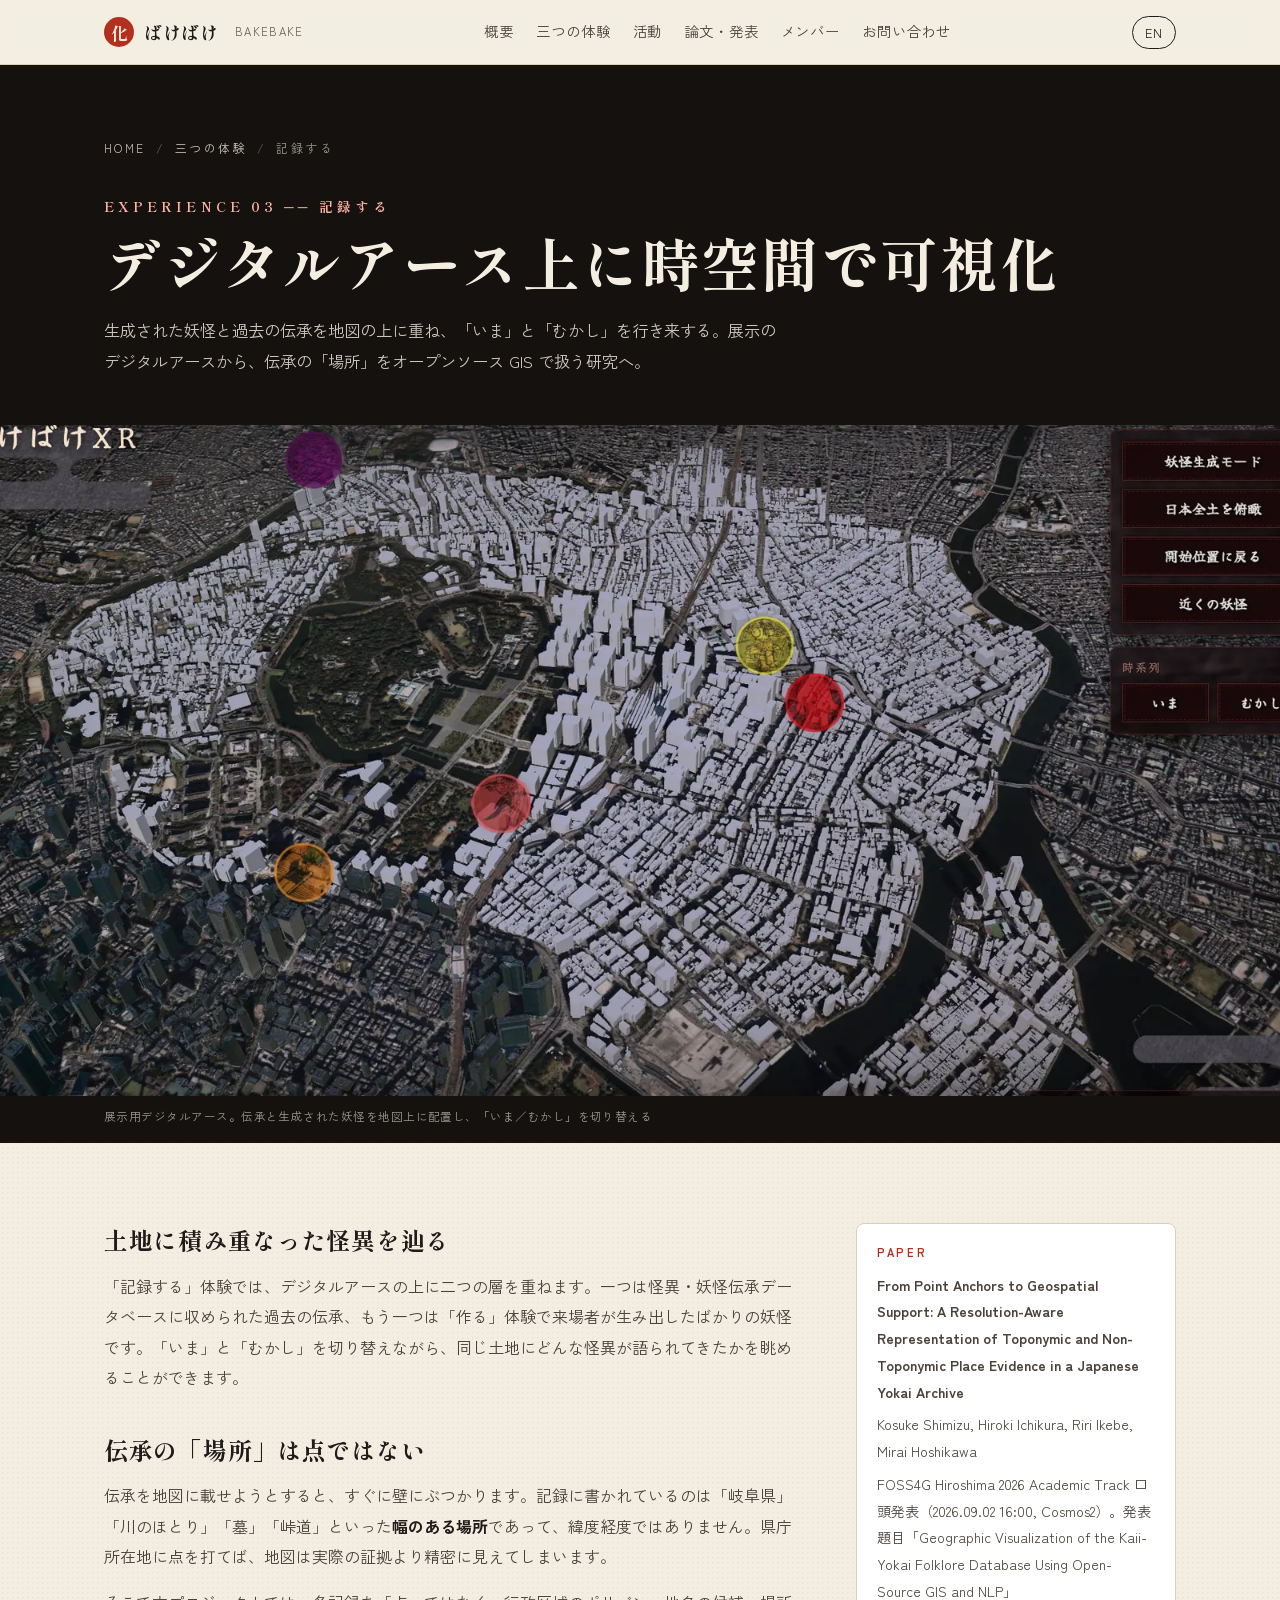
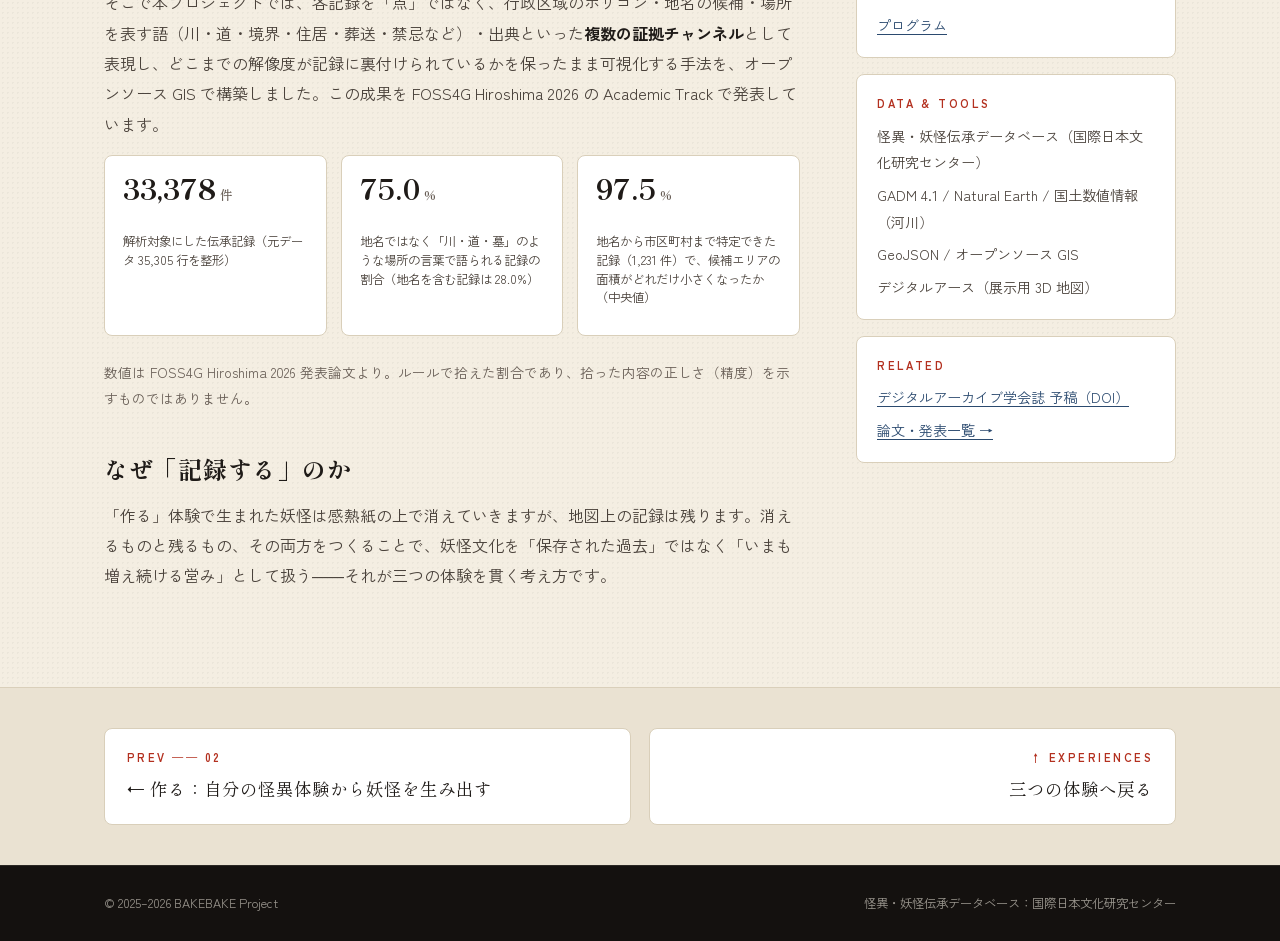
<file: record.html>
<!DOCTYPE html>
<html lang="ja">
<head>
<meta charset="UTF-8">
<meta name="viewport" content="width=device-width, initial-scale=1.0">
<title>記録する — デジタルアース上に時空間で可視化 | ばけばけ</title>
<meta name="title-en" content="Record — Spatio-temporal mapping on a digital earth | BAKEBAKE">
<meta name="description" content="ばけばけ の第三の体験「記録する」。生成された妖怪と過去の伝承をデジタルアース上に重ね、オープンソース GIS で伝承の「場所」を扱う研究へ。">
<link rel="canonical" href="https://icchyhiroki.github.io/bakebake-xr.github.io/record.html">
<meta property="og:type" content="article">
<meta property="og:site_name" content="ばけばけ / Bakebake">
<meta property="og:title" content="記録する — デジタルアース上に時空間で可視化 | ばけばけ">
<meta property="og:description" content="生成された妖怪と過去の伝承をデジタルアース上に重ね、オープンソース GIS で伝承の「場所」を扱う研究へ。">
<meta property="og:image" content="https://icchyhiroki.github.io/bakebake-xr.github.io/images/photos/og_record.jpg">
<meta property="og:url" content="https://icchyhiroki.github.io/bakebake-xr.github.io/record.html">
<meta name="twitter:card" content="summary_large_image">
<meta name="theme-color" content="#14110f">
<link rel="icon" href="data:image/svg+xml,%3Csvg xmlns='http://www.w3.org/2000/svg' viewBox='0 0 64 64'%3E%3Ccircle cx='32' cy='32' r='30' fill='%23b3301f'/%3E%3Ctext x='32' y='44' font-size='34' text-anchor='middle' fill='%23f4eee2' font-family='serif' font-weight='700'%3E化%3C/text%3E%3C/svg%3E">
<link rel="apple-touch-icon" href="images/icon-180.png">
<script>try{var q=new URLSearchParams(location.search).get('lang');document.documentElement.lang=(q==='en'||(!q&&localStorage.getItem('bakebake-lang')==='en'))?'en':'ja'}catch(e){}</script>
<link rel="preconnect" href="https://fonts.googleapis.com">
<link rel="preconnect" href="https://fonts.gstatic.com" crossorigin>
<link href="https://fonts.googleapis.com/css2?family=Shippori+Mincho:wght@500;700;800&family=Zen+Kaku+Gothic+New:wght@400;500;700&display=swap" rel="stylesheet">
<link rel="stylesheet" href="assets/site.css">
</head>
<body>
<a class="skip" href="#top"><span class="ja">本文へ</span><span class="en">Skip to content</span></a>

<header class="site-header">
  <div class="wrap">
    <a class="brand" href="index.html" data-internal aria-label="ばけばけ">
      <span class="mark" aria-hidden="true">化</span>
      <span class="name">ばけばけ</span><small>BAKEBAKE</small>
    </a>
    <nav class="nav" id="nav" aria-label="main">
      <a href="index.html#about" data-internal><span class="ja">概要</span><span class="en">About</span></a>
      <a href="index.html#experiences" data-internal aria-current="true"><span class="ja">三つの体験</span><span class="en">Experiences</span></a>
      <a href="index.html#activities" data-internal><span class="ja">活動</span><span class="en">Activities</span></a>
      <a href="index.html#publications" data-internal><span class="ja">論文・発表</span><span class="en">Publications</span></a>
      <a href="index.html#team" data-internal><span class="ja">メンバー</span><span class="en">Team</span></a>
      <a href="index.html#contact" data-internal><span class="ja">お問い合わせ</span><span class="en">Contact</span></a>
    </nav>
    <div style="display:flex;gap:8px;align-items:center">
      <button class="lang-toggle" id="langToggle" type="button"><span class="ja" lang="en">EN</span><span class="en" lang="ja">日本語</span></button>
      <button class="menu-btn" id="menuBtn" type="button" aria-expanded="false" aria-controls="nav" aria-label="Menu">
        <svg width="26" height="26" viewBox="0 0 24 24" fill="none" stroke="currentColor" stroke-width="2" stroke-linecap="round"><path d="M4 7h16M4 12h16M4 17h16"/></svg>
      </button>
    </div>
  </div>
</header>

<main id="top" tabindex="-1">
  <section class="page-hero" aria-labelledby="page-title">
    <div class="wrap">
      <nav aria-label="breadcrumb"><ol class="crumb"><li><a href="index.html" data-internal>HOME</a></li><li><a href="index.html#experiences" data-internal><span class="ja">三つの体験</span><span class="en">EXPERIENCES</span></a></li><li aria-current="page"><span class="ja">記録する</span><span class="en">RECORD</span></li></ol></nav>
      <p class="num">EXPERIENCE 03 ── <span class="ja">記録する</span><span class="en">RECORD</span></p>
      <h1 id="page-title" class="ja">デジタルアース上に<wbr>時空間で可視化</h1>
      <h1 class="en">Spatio-temporal mapping on a digital earth</h1>
      <p class="lead ja">生成された妖怪と過去の伝承を地図の上に重ね、「いま」と「むかし」を行き来する。展示のデジタルアースから、伝承の「場所」をオープンソース GIS で扱う研究へ。</p>
      <p class="lead en">Generated yōkai and historical records layered on a map, moving between "now" and "then" — from the exhibition's digital earth to research that handles the "place" of folklore with open-source GIS.</p>
    </div>
    <figure>
      <div class="visual full">
        <img src="images/photos/record_map.webp" alt="ばけばけ のデジタルアース画面。東京の3D地図上に妖怪の出現地点が色付きの円で示され、右上に「いま／むかし」の切り替えがある" width="1600" height="900" fetchpriority="high">
      </div>
      <div class="wrap"><figcaption class="caption ja">展示用デジタルアース。伝承と生成された妖怪を地図上に配置し、「いま／むかし」を切り替える</figcaption><figcaption class="caption en">The exhibition digital earth: records and generated yōkai placed on the map, with a "now / then" toggle</figcaption></div>
    </figure>
  </section>

  <section class="page-body">
    <div class="wrap prose-grid">
      <div class="prose">
        <h2 class="ja">土地に積み重なった怪異を辿る</h2>
        <h2 class="en">Tracing the uncanny layered on a place</h2>
        <p class="ja">「記録する」体験では、デジタルアースの上に二つの層を重ねます。一つは怪異・妖怪伝承データベースに収められた過去の伝承、もう一つは「作る」体験で来場者が生み出したばかりの妖怪です。「いま」と「むかし」を切り替えながら、同じ土地にどんな怪異が語られてきたかを眺めることができます。</p>
        <p class="en">"Record" layers two things on a digital earth: the historical records of the Kaii–Yōkai Folklore Database, and the yōkai that visitors have just created in "Make". Switching between "now" and "then", you can see what kinds of uncanny events have been told about the same ground.</p>

        <h2 class="ja">伝承の「場所」は点ではない</h2>
        <h2 class="en">The "place" of a tale is not a point</h2>
        <p class="ja">伝承を地図に載せようとすると、すぐに壁にぶつかります。記録に書かれているのは「岐阜県」「川のほとり」「墓」「峠道」といった<strong>幅のある場所</strong>であって、緯度経度ではありません。県庁所在地に点を打てば、地図は実際の証拠より精密に見えてしまいます。</p>
        <p class="en">Put a tale on a map and you hit a wall at once. What the record says is "Gifu Prefecture", "by a river", "a grave", "a mountain pass" — <strong>places with breadth</strong>, not coordinates. Drop a pin on the prefectural capital and the map looks more precise than the evidence allows.</p>
        <p class="ja">そこで本プロジェクトでは、各記録を「点」ではなく、行政区域のポリゴン・地名の候補・場所を表す語（川・道・境界・住居・葬送・禁忌など）・出典といった<strong>複数の証拠チャンネル</strong>として表現し、どこまでの解像度が記録に裏付けられているかを保ったまま可視化する手法を、オープンソース GIS で構築しました。この成果を FOSS4G Hiroshima 2026 の Academic Track で発表しています。</p>
        <p class="en">So instead of a point, the project represents each record as <strong>several evidence channels</strong> — administrative polygons, candidate toponyms, place-description terms (water, roads, boundaries, dwellings, death rituals, taboos…) and provenance — and visualises them while keeping the resolution the record actually supports. Built with open-source GIS, this work was presented in the Academic Track of FOSS4G Hiroshima 2026.</p>

        <div class="stats" aria-label="figures from the study">
          <div class="stat"><p class="v">33,378<small class="ja">件</small><small class="en">records</small></p><p class="ja l">解析対象にした伝承記録（元データ 35,305 行を整形）</p><p class="en l">folklore records analysed (cleaned from 35,305 database rows)</p></div>
          <div class="stat"><p class="v">75.0<small>%</small></p><p class="ja l">地名ではなく「川・道・墓」のような場所の言葉で語られる記録の割合（地名を含む記録は 28.0%）</p><p class="en l">share of records that describe place with words like river, road or grave rather than a place name (28.0% contain a place name)</p></div>
          <div class="stat"><p class="v">97.5<small>%</small></p><p class="ja l">地名から市区町村まで特定できた記録（1,231 件）で、候補エリアの面積がどれだけ小さくなったか（中央値）</p><p class="en l">how much the candidate area shrank (median) for the 1,231 records that could be narrowed from prefecture to municipality</p></div>
        </div>
        <p class="ja" style="font-size:.85rem;color:var(--ink-3)">数値は FOSS4G Hiroshima 2026 発表論文より。ルールで拾えた割合であり、拾った内容の正しさ（精度）を示すものではありません。</p>
        <p class="en" style="font-size:.85rem;color:var(--ink-3)">Figures from the FOSS4G Hiroshima 2026 paper. They are the share of records where a rule matched, not how accurate the match was.</p>

        <h2 class="ja">なぜ「記録する」のか</h2>
        <h2 class="en">Why record?</h2>
        <p class="ja">「作る」体験で生まれた妖怪は感熱紙の上で消えていきますが、地図上の記録は残ります。消えるものと残るもの、その両方をつくることで、妖怪文化を「保存された過去」ではなく「いまも増え続ける営み」として扱う――それが三つの体験を貫く考え方です。</p>
        <p class="en">A yōkai born in "Make" fades on its thermal paper, but its record on the map remains. Creating both what disappears and what stays is how the project treats yōkai culture not as a preserved past but as a practice that keeps growing — the idea that runs through all three experiences.</p>
      </div>

      <aside class="aside">
        <div class="fact">
          <p class="k">PAPER</p>
          <p><strong>From Point Anchors to Geospatial Support: A Resolution-Aware Representation of Toponymic and Non-Toponymic Place Evidence in a Japanese Yokai Archive</strong></p>
          <p style="margin-top:6px">Kosuke Shimizu, Hiroki Ichikura, Riri Ikebe, Mirai Hoshikawa</p>
          <p class="ja" style="margin-top:6px">FOSS4G Hiroshima 2026 Academic Track 口頭発表（2026.09.02 16:00, Cosmos2）。発表題目「Geographic Visualization of the Kaii-Yokai Folklore Database Using Open-Source GIS and NLP」</p>
          <p class="en" style="margin-top:6px">Talk at FOSS4G Hiroshima 2026 Academic Track (Sept 2, 2026, 16:00, Cosmos2): “Geographic Visualization of the Kaii-Yokai Folklore Database Using Open-Source GIS and NLP”</p>
          <p style="margin-top:8px"><a href="https://2026.foss4g.org/en/program-schedule/presentations/" target="_blank" rel="noopener"><span class="ja">プログラム</span><span class="en">Program</span></a></p>
        </div>
        <div class="fact">
          <p class="k">DATA &amp; TOOLS</p>
          <ul>
            <li class="ja">怪異・妖怪伝承データベース（国際日本文化研究センター）</li><li class="en">Kaii–Yōkai Folklore Database (Nichibunken)</li>
            <li>GADM 4.1 / Natural Earth / <span class="ja">国土数値情報（河川）</span><span class="en">MLIT National Land Numerical Information (rivers)</span></li>
            <li>GeoJSON / <span class="ja">オープンソース GIS</span><span class="en">open-source GIS</span></li>
            <li class="ja">デジタルアース（展示用 3D 地図）</li><li class="en">Digital earth (3D map for exhibitions)</li>
          </ul>
        </div>
        <div class="fact">
          <p class="k">RELATED</p>
          <p><a href="https://doi.org/10.24506/jsda.9.s2_s226" target="_blank" rel="noopener"><span class="ja">デジタルアーカイブ学会誌 予稿（DOI）</span><span class="en">JSDA proceedings (DOI)</span></a></p>
          <p style="margin-top:6px"><a href="index.html#publications" data-internal><span class="ja">論文・発表一覧 →</span><span class="en">All publications →</span></a></p>
        </div>
      </aside>
    </div>
  </section>

  <nav class="pager" aria-label="experiences">
    <div class="wrap">
      <a href="make.html" data-internal><p class="k">PREV ── 02</p><p class="t"><span class="ja">← 作る：自分の怪異体験から妖怪を生み出す</span><span class="en">← Make: a yōkai from your own experience</span></p></a>
      <a class="next" href="index.html#experiences" data-internal><p class="k">↑ EXPERIENCES</p><p class="t"><span class="ja">三つの体験へ戻る</span><span class="en">Back to the three experiences</span></p></a>
    </div>
  </nav>
</main>

<footer>
  <div class="wrap">
    <p>© 2025–2026 BAKEBAKE Project</p>
    <p><span class="ja">怪異・妖怪伝承データベース：国際日本文化研究センター</span><span class="en">Kaii–Yōkai Folklore Database: International Research Center for Japanese Studies</span></p>
  </div>
</footer>
<script src="assets/site.js"></script>
</body>
</html>
</file>
<file: assets/site.css>
:root{
  --paper:#f4eee2;
  --paper-2:#eae2d2;
  --line:#d9cfba;
  --ink:#1f1b18;
  --ink-2:#4a423b;
  --ink-3:#675d55;
  --vermilion:#b3301f;
  --vermilion-2:#8f2617;
  --indigo:#2b4a6f;
  --night:#14110f;
  --night-2:#221c18;
  --serif:'Shippori Mincho','Hiragino Mincho ProN','Yu Mincho',serif;
  --sans:'Zen Kaku Gothic New','Hiragino Kaku Gothic ProN','Hiragino Sans','Yu Gothic',sans-serif;
  --max:1120px;
}
*{margin:0;padding:0;box-sizing:border-box}
html{scroll-behavior:smooth;-webkit-text-size-adjust:100%}
@media (prefers-reduced-motion:reduce){html{scroll-behavior:auto} *{animation:none!important;transition:none!important}}
body{
  font-family:var(--sans);background:var(--paper);color:var(--ink);
  line-height:1.9;font-size:16px;overflow-x:hidden;
  background-image:radial-gradient(rgba(0,0,0,.035) 1px, transparent 1px);background-size:5px 5px;
}
img{max-width:100%;height:auto;display:block}
a{color:var(--indigo);text-decoration:underline;text-underline-offset:.2em;text-decoration-thickness:1px}
a:hover{color:var(--vermilion)}
.en, html[lang="en"] .ja{display:none}
html[lang="en"] .en{display:revert}
html[lang="en"] body{line-height:1.75}
.serif{font-family:var(--serif)}
.nowrap{white-space:nowrap}
.visually-hidden{position:absolute;width:1px;height:1px;overflow:hidden;clip:rect(0 0 0 0);white-space:nowrap}
:where(a,button):focus-visible{outline:2px solid var(--vermilion);outline-offset:3px}
.dark :where(a,button):focus-visible, .hero :where(a,button):focus-visible, .page-hero :where(a,button):focus-visible{outline-color:#ffb3a3}
section{scroll-margin-top:64px}
.wrap{max-width:var(--max);margin:0 auto;padding:0 24px}
.skip{position:absolute;left:-999px;top:0;background:var(--night);color:#fff;padding:8px 12px;z-index:2000}
.skip:focus{left:8px;top:8px}

/* ---------- header ---------- */
.site-header{position:sticky;top:0;z-index:100;background:rgba(244,238,226,.92);backdrop-filter:blur(8px);-webkit-backdrop-filter:blur(8px);border-bottom:1px solid var(--line)}
.site-header .wrap{display:flex;align-items:center;justify-content:space-between;height:64px;gap:16px}
.brand{display:flex;align-items:center;gap:10px;text-decoration:none;color:var(--ink)}
.brand .mark{width:30px;height:30px;border-radius:50%;background:var(--vermilion);color:var(--paper);font-family:var(--serif);font-weight:800;font-size:17px;display:grid;place-items:center;line-height:1}
.brand .name{font-family:var(--serif);font-weight:700;font-size:1.15rem;letter-spacing:.04em}
.brand small{font-family:var(--sans);font-size:.7rem;color:var(--ink-3);letter-spacing:.12em;margin-left:6px}
.nav{display:flex;gap:22px;align-items:center}
.nav a{color:var(--ink-2);text-decoration:none;font-size:.9rem;letter-spacing:.06em;padding:6px 0;border-bottom:2px solid transparent}
.nav a:hover,.nav a[aria-current="page"]{color:var(--vermilion);border-bottom-color:var(--vermilion)}
.lang-toggle{border:1px solid var(--ink);background:transparent;color:var(--ink);font-family:var(--sans);font-size:.8rem;letter-spacing:.08em;padding:6px 12px;border-radius:999px;cursor:pointer}
.lang-toggle:hover{background:var(--ink);color:var(--paper)}
.menu-btn{display:none;background:none;border:0;cursor:pointer;padding:8px;color:var(--ink)}
.menu-btn svg{display:block}
@media (max-width:900px){
  .nav{position:fixed;inset:64px 0 auto 0;background:var(--paper);border-bottom:1px solid var(--line);flex-direction:column;align-items:stretch;gap:0;padding:8px 24px 16px;transform:translateY(-8px);opacity:0;pointer-events:none;transition:.2s}
  .nav.open{transform:none;opacity:1;pointer-events:auto}
  .nav a{padding:12px 0;border-bottom:1px solid var(--line);font-size:1rem}
  .menu-btn{display:block}
  .brand small{display:none}
}

/* ---------- buttons ---------- */
.btn{display:inline-flex;align-items:center;gap:8px;text-decoration:none;font-size:.9rem;letter-spacing:.08em;padding:12px 22px;border-radius:999px;border:1px solid currentColor;transition:.2s;color:var(--ink)}
.btn.primary{background:var(--vermilion);border-color:var(--vermilion);color:#fff}
.btn.primary:hover{background:var(--vermilion-2);border-color:var(--vermilion-2);color:#fff}
.btn.ghost{color:var(--paper)}
.btn.ghost:hover{background:rgba(244,238,226,.12);color:var(--paper)}
.btn.outline:hover{color:var(--vermilion)}

/* ---------- home hero ---------- */
.hero{position:relative;color:var(--paper);background:var(--night);min-height:min(92vh,760px);display:flex;align-items:flex-end;isolation:isolate;overflow:hidden}
.hero picture,.hero img{position:absolute;inset:0;width:100%;height:100%;object-fit:cover;z-index:-2}
.hero img{object-position:50% 50%}
.hero::after{content:"";position:absolute;inset:0;z-index:-1;background:
  linear-gradient(90deg,rgba(20,17,15,.86) 0%,rgba(20,17,15,.6) 45%,rgba(20,17,15,.12) 80%),
  linear-gradient(180deg,rgba(20,17,15,.1) 0%,rgba(20,17,15,.2) 50%,rgba(20,17,15,.88) 100%)}
.hero .wrap{padding-top:120px;padding-bottom:64px;width:100%}
.hero .eyebrow{font-size:.8rem;letter-spacing:.3em;color:rgba(244,238,226,.75);margin-bottom:18px}
.hero h1{font-family:var(--serif);font-weight:800;font-size:clamp(2.6rem,6.2vw,4.6rem);line-height:1.15;letter-spacing:.02em}
.hero h1 .en-name{display:block;font-size:.32em;font-weight:500;letter-spacing:.35em;color:rgba(244,238,226,.7);margin-top:10px}
.hero .catch{font-family:var(--serif);font-size:clamp(1.15rem,2.4vw,1.6rem);margin-top:26px;font-weight:500;letter-spacing:.06em;word-break:keep-all;overflow-wrap:anywhere}
.hero .catch em{font-style:normal;color:#ffb3a3}
.hero .lead{max-width:680px;margin-top:14px;color:rgba(244,238,226,.82);font-size:.95rem}
.hero .lead .k{display:block;font-size:.68rem;letter-spacing:.24em;color:#ffb3a3;font-weight:700;margin-bottom:4px}
.hero .cta{display:flex;gap:12px;flex-wrap:wrap;margin-top:30px}
.hero .news{display:inline-flex;align-items:center;gap:10px;margin-top:22px;font-size:.78rem;letter-spacing:.06em;color:rgba(244,238,226,.85);border:1px solid rgba(244,238,226,.25);border-radius:999px;padding:6px 14px 6px 8px;text-decoration:none}
.hero .news:hover{border-color:#ffb3a3;color:var(--paper)}
.hero .news b{font-size:.62rem;letter-spacing:.18em;background:var(--vermilion);color:#fff;padding:3px 8px;border-radius:999px;font-weight:700}
@media (max-width:700px){
  .hero{min-height:min(80vh,640px)}
  .hero img{object-position:50% 50%}
  .hero::after{background:linear-gradient(180deg,rgba(20,17,15,.35) 0%,rgba(20,17,15,.45) 40%,rgba(20,17,15,.92) 100%)}
  .hero .wrap{padding-top:96px;padding-bottom:48px}
  section{padding:64px 0}
}
@media (max-width:480px){.hero .lead{display:none}}

/* ---------- sections ---------- */
section{padding:96px 0}
section.alt{background:var(--paper-2)}
section.dark{background:var(--night);color:var(--paper)}
.sec-head{margin-bottom:44px}
.sec-head .label{font-size:.75rem;letter-spacing:.3em;color:var(--vermilion);font-weight:700;margin-bottom:8px}
.dark .sec-head .label{color:#ffb3a3}
.sec-head h2{font-family:var(--serif);font-weight:700;font-size:clamp(1.7rem,3.4vw,2.4rem);line-height:1.3;letter-spacing:.03em;text-wrap:balance;word-break:keep-all;overflow-wrap:anywhere}
.sec-head p{margin-top:12px;color:var(--ink-2);max-width:720px}
.dark .sec-head p{color:rgba(244,238,226,.78)}

/* about */
.about-grid{display:grid;grid-template-columns:1.1fr .9fr;gap:56px;align-items:start}
.about-text p+p{margin-top:1em}
.theme{margin:0 0 22px;padding:18px 22px;background:#fff;border:1px solid var(--line);border-left:4px solid var(--vermilion);border-radius:6px}
.theme .k{font-size:.68rem;letter-spacing:.24em;color:var(--vermilion);font-weight:700;margin-bottom:6px}
.theme p{font-family:var(--serif);font-size:1.02rem;line-height:1.8;color:var(--ink);word-break:keep-all;overflow-wrap:anywhere}
.keywords{display:flex;flex-wrap:wrap;gap:8px;margin-top:22px}
.keywords span{font-size:.75rem;letter-spacing:.06em;border:1px solid var(--line);background:#fff8;padding:3px 10px;border-radius:999px;color:var(--ink-2)}
.about-photo img{border-radius:6px;box-shadow:0 20px 40px -20px rgba(0,0,0,.45)}
.about-photo figcaption{font-size:.75rem;color:var(--ink-3);margin-top:8px;letter-spacing:.04em}
@media (max-width:860px){.about-grid{grid-template-columns:1fr;gap:32px}}

/* experiences (home) */
.features{display:grid;grid-template-columns:repeat(3,1fr);gap:28px}
.feature{background:#fff;border:1px solid var(--line);border-radius:8px;overflow:hidden;display:flex;flex-direction:column;text-decoration:none;color:var(--ink);transition:.25s;position:relative}
.feature:hover{transform:translateY(-4px);box-shadow:0 24px 40px -24px rgba(0,0,0,.45);border-color:#c9b79a;color:var(--ink)}
.feature .img{aspect-ratio:4/3;overflow:hidden;background:var(--night)}
.feature .img img{width:100%;height:100%;object-fit:cover;transition:transform .5s}
.feature:hover .img img{transform:scale(1.02)}
.feature:hover .more{text-decoration:underline;text-underline-offset:.2em}
.feature .body{padding:22px 24px 26px;display:flex;flex-direction:column;flex:1}
.feature .num{font-family:var(--serif);color:var(--vermilion);font-size:.8rem;letter-spacing:.2em;font-weight:700}
.feature h3{font-family:var(--serif);font-size:1.18rem;margin:6px 0 10px;letter-spacing:.03em;line-height:1.5;text-wrap:balance;word-break:keep-all;overflow-wrap:anywhere}
.feature p{font-size:.92rem;color:var(--ink-2)}
.feature .more{margin-top:auto;padding-top:16px;font-size:.82rem;letter-spacing:.1em;color:var(--vermilion);font-weight:700}
.feature .more::after{content:" →"}
@media (max-width:900px){.features{grid-template-columns:1fr}}

/* video (compact) */
.video{max-width:900px;margin:0 auto}
.video .frame{position:relative;aspect-ratio:16/9;background:#000;border-radius:8px;overflow:hidden;box-shadow:0 30px 60px -30px rgba(0,0,0,.8)}
.video iframe{position:absolute;inset:0;width:100%;height:100%;border:0}
.video .facade{position:absolute;inset:0;width:100%;height:100%;border:0;padding:0;cursor:pointer;background:#000;display:block}
.video .facade img{width:100%;height:100%;object-fit:cover;opacity:.85}
.video .facade:focus-visible{outline-offset:-4px}
.video .facade .play{position:absolute;left:50%;top:50%;transform:translate(-50%,-50%);width:76px;height:76px;border-radius:50%;background:var(--vermilion);display:grid;place-items:center;box-shadow:0 10px 30px rgba(0,0,0,.5);transition:.2s}
.video .facade:hover .play{transform:translate(-50%,-50%) scale(1.06);background:var(--vermilion-2)}
.video .facade .play svg{margin-left:4px}
.video .note{margin-top:14px;font-size:.85rem;color:var(--ink-3);text-align:center}

/* timeline */
.timeline{position:relative;margin-left:8px}
.timeline::before{content:"";position:absolute;left:0;top:6px;bottom:6px;width:1px;background:var(--line)}
.tl-item{position:relative;padding-left:36px;padding-bottom:40px;display:grid;grid-template-columns:1fr 300px;gap:28px;align-items:start}
.tl-item:last-child{padding-bottom:0}
.tl-item::before{content:"";position:absolute;left:-5px;top:9px;width:11px;height:11px;border-radius:50%;background:var(--vermilion);box-shadow:0 0 0 4px var(--paper)}
.alt .tl-item::before{box-shadow:0 0 0 4px var(--paper-2)}
.tl-item.upcoming::before{background:var(--paper-2);border:2px solid var(--vermilion)}
.tl-item.upcoming .tl-date::after{content:"UPCOMING";font:700 .68rem/1 var(--sans);letter-spacing:.14em;color:var(--vermilion);border:1px solid currentColor;border-radius:3px;padding:3px 7px}
.tl-date{font-family:var(--serif);font-weight:700;letter-spacing:.06em;color:var(--ink);font-size:.95rem;display:flex;gap:10px;align-items:center;flex-wrap:wrap}
.tag{font-family:var(--sans);font-weight:700;font-size:.72rem;letter-spacing:.14em;padding:2px 9px;border-radius:3px;color:#fff;background:var(--indigo)}
.tag.exhibit{background:var(--vermilion)}
.tag.talk{background:#6b5d3f}
.tag.paper{background:var(--indigo)}
.tag.grant{background:#7d621a}
.tl-item h3{font-family:var(--serif);font-size:1.15rem;margin-top:6px;letter-spacing:.02em;line-height:1.5;word-break:keep-all;overflow-wrap:anywhere}
.tl-item p{font-size:.9rem;color:var(--ink-2);margin-top:6px}
.tl-item .links{margin-top:8px;font-size:.85rem;display:flex;gap:16px;flex-wrap:wrap}
.tl-item figure img{border-radius:6px;border:1px solid var(--line)}
.tl-item figcaption{font-size:.72rem;color:var(--ink-3);margin-top:6px}
@media (max-width:900px){.tl-item{grid-template-columns:1fr}.tl-item figure{max-width:420px}}

/* publications */
.pubs{display:grid;gap:18px}
.pub{background:#fff;border:1px solid var(--line);border-radius:8px;padding:22px 26px;display:grid;grid-template-columns:auto 1fr;gap:18px;align-items:stretch}
.pub .venue{writing-mode:vertical-rl;font-family:var(--serif);font-size:.74rem;letter-spacing:.12em;color:var(--vermilion);border-left:1px solid var(--line);padding-left:10px;align-self:start}
.pub h3{font-family:var(--serif);font-size:1.1rem;line-height:1.5;letter-spacing:.01em;word-break:keep-all;overflow-wrap:anywhere}
.pub .authors{font-size:.88rem;color:var(--ink-2);margin-top:6px}
.pub .meta{font-size:.85rem;color:var(--ink-3);margin-top:4px}
.pub .links{margin-top:8px;font-size:.85rem;display:flex;gap:16px;flex-wrap:wrap}
.pub .links > span{color:var(--ink-3)}
.pub .kind{display:flex;align-items:center;gap:10px;font-size:.78rem;color:var(--ink-3);letter-spacing:.06em;margin-bottom:8px}

@media (max-width:600px){.pub{grid-template-columns:1fr}.pub .venue{writing-mode:horizontal-tb;border-left:0;padding-left:0;border-bottom:1px solid var(--line);padding-bottom:6px}}

/* team */
.team{display:grid;grid-template-columns:repeat(4,1fr);gap:24px}
.member{text-align:center}
.member img{width:150px;height:150px;border-radius:50%;object-fit:cover;margin:0 auto 16px;border:3px solid #fff;box-shadow:0 10px 24px -12px rgba(0,0,0,.5)}
.member h3{font-family:var(--serif);font-size:1.2rem;letter-spacing:.06em}
.member .roma{font-size:.75rem;letter-spacing:.18em;color:var(--ink-3);text-transform:uppercase}
.member .nick{display:block;font-size:.8rem;color:var(--ink-3);letter-spacing:.1em}
.member .aff{font-size:.85rem;color:var(--ink-2);margin-top:8px;line-height:1.6;word-break:keep-all;overflow-wrap:anywhere}
.member .links{margin-top:12px;display:flex;justify-content:center;gap:10px;flex-wrap:wrap}
.member .links a{font-size:.75rem;letter-spacing:.08em;text-decoration:none;border:1px solid var(--line);background:#fff;padding:4px 11px;border-radius:999px;color:var(--ink-2)}
.member .links a:hover{border-color:var(--vermilion);color:var(--vermilion)}
.team-photo{margin-top:48px}
.team-photo img{border-radius:8px;border:1px solid var(--line)}
.team-photo figcaption{font-size:.75rem;color:var(--ink-3);margin-top:8px}
@media (max-width:900px){.team{grid-template-columns:repeat(2,1fr)}}
@media (max-width:480px){.team{grid-template-columns:1fr}}

/* follow / contact */
.links-grid{display:grid;grid-template-columns:repeat(3,1fr);gap:18px}
.link-card{display:block;text-decoration:none;color:var(--paper);background:var(--night-2);border:1px solid rgba(244,238,226,.14);border-radius:8px;padding:20px 22px;transition:.2s}
.link-card:hover{border-color:#ffb3a3;color:var(--paper);transform:translateY(-2px)}
.link-card .k{font-size:.7rem;letter-spacing:.2em;color:#ffb3a3;font-weight:700}
.link-card .v{font-family:var(--serif);font-size:1.1rem;margin-top:4px}
.link-card .d{font-size:.8rem;color:rgba(244,238,226,.65);margin-top:4px}
@media (max-width:800px){.links-grid{grid-template-columns:1fr}}
.contact-box{margin-top:44px;padding-top:36px;border-top:1px solid rgba(244,238,226,.14);display:grid;grid-template-columns:1fr 1fr;gap:24px}
.contact-box h3{font-family:var(--serif);font-size:1.3rem}
.contact-box p{color:rgba(244,238,226,.78);font-size:.92rem}
.contact-box a{color:var(--paper)}
.contact-box .row{display:flex;gap:10px;align-items:baseline;margin-top:10px;flex-wrap:wrap}
.contact-box .row .k{font-size:.7rem;letter-spacing:.2em;color:#ffb3a3;min-width:90px}
@media (max-width:700px){.contact-box{grid-template-columns:1fr}}

footer{background:var(--night);color:rgba(244,238,226,.6);font-size:.78rem;padding:26px 0;border-top:1px solid rgba(244,238,226,.1)}
footer .wrap{display:flex;justify-content:space-between;gap:16px;flex-wrap:wrap}
footer a{color:rgba(244,238,226,.8)}

/* ---------- experience sub-pages ---------- */
.page-hero{background:var(--night);color:var(--paper);padding:72px 0 0}
.page-hero .crumb{font-size:.75rem;letter-spacing:.2em;color:rgba(244,238,226,.6);display:flex;gap:10px;align-items:center;flex-wrap:wrap;list-style:none;margin:0;padding:0}
.page-hero .crumb li{display:flex;gap:10px;align-items:center}
.page-hero .crumb li+li::before{content:"/";color:rgba(244,238,226,.4)}
.page-hero .crumb a{color:rgba(244,238,226,.8);text-decoration:none}
.page-hero .crumb a:hover{color:#ffb3a3}
.page-hero .num{font-family:var(--serif);color:#ffb3a3;font-size:.85rem;letter-spacing:.3em;font-weight:700;margin-top:34px}
.page-hero h1{font-family:var(--serif);font-weight:800;font-size:clamp(2rem,5vw,3.6rem);line-height:1.2;letter-spacing:.03em;margin-top:8px;word-break:keep-all;overflow-wrap:anywhere;text-wrap:balance}
.page-hero .lead{max-width:680px;margin-top:18px;color:rgba(244,238,226,.82);font-size:1.02rem}
.page-hero figure{margin:48px 0 0}
.page-hero .visual{aspect-ratio:16/8;overflow:hidden;background:var(--night-2)}
.page-hero .visual img{width:100%;height:100%;object-fit:cover}
.page-hero .visual.full{aspect-ratio:1910/1001}
.page-hero .caption{font-size:.72rem;color:rgba(244,238,226,.6);padding:10px 0 16px;letter-spacing:.04em}
@media (max-width:700px){.page-hero .visual{aspect-ratio:4/3}.page-hero .visual.full{aspect-ratio:1910/1001}}

.page-body{padding:80px 0}
.prose-grid{display:grid;grid-template-columns:minmax(0,1fr) 320px;gap:56px;align-items:start}
.prose h2{font-family:var(--serif);font-size:1.5rem;letter-spacing:.03em;margin:40px 0 14px;line-height:1.4;word-break:keep-all;overflow-wrap:anywhere}
.prose h2:first-child{margin-top:0}
.prose p{margin-bottom:1em;color:var(--ink-2)}
.prose p strong{color:var(--ink)}
.prose figure{margin:28px 0}
.prose figure img{border-radius:6px;border:1px solid var(--line)}
.prose figcaption{font-size:.75rem;color:var(--ink-3);margin-top:8px}
.prose ul{margin:0 0 1em 1.2em;color:var(--ink-2)}
.prose li{margin-bottom:.35em}
.aside{position:sticky;top:88px;display:grid;gap:16px}
.fact{background:#fff;border:1px solid var(--line);border-radius:8px;padding:18px 20px}
.fact .k{font-size:.7rem;letter-spacing:.24em;color:var(--vermilion);font-weight:700;margin-bottom:8px}
.fact p,.fact li{font-size:.88rem;color:var(--ink-2)}
.fact ul{list-style:none}
.fact li+li{margin-top:6px}
.fact a{word-break:break-all}
@media (max-width:900px){.prose-grid{grid-template-columns:1fr;gap:36px}.aside{position:static}}

.steps{counter-reset:step;list-style:none;display:grid;gap:14px;margin:8px 0 24px}
.steps li{counter-increment:step;display:grid;grid-template-columns:44px 1fr;gap:14px;background:#fff;border:1px solid var(--line);border-radius:8px;padding:16px 18px;align-items:start}
.steps li::before{content:counter(step,decimal-leading-zero);font-family:var(--serif);font-weight:800;color:var(--vermilion);font-size:1.4rem;line-height:1.2}
.steps h3{font-family:var(--serif);font-size:1.05rem;letter-spacing:.03em;margin-bottom:4px}
.steps p{font-size:.9rem;margin:0;color:var(--ink-2)}

.stats{display:grid;grid-template-columns:repeat(3,1fr);gap:14px;margin:8px 0 24px}
.stat{background:#fff;border:1px solid var(--line);border-radius:8px;padding:16px 18px}
.stat .v{font-family:var(--serif);font-weight:800;font-size:1.7rem;color:var(--ink);line-height:1.2}
.stat .v small{font-size:.8rem;font-weight:500;color:var(--ink-3);margin-left:4px}
.stat .l{font-size:.78rem;color:var(--ink-2);margin-top:4px;line-height:1.5}
@media (max-width:640px){.stats{grid-template-columns:1fr}}

.pager{background:var(--paper-2);border-top:1px solid var(--line);padding:40px 0}
.pager .wrap{display:grid;grid-template-columns:1fr 1fr;gap:18px}
.pager a{display:block;text-decoration:none;color:var(--ink);background:#fff;border:1px solid var(--line);border-radius:8px;padding:18px 22px;transition:.2s}
.pager a:hover{border-color:var(--vermilion);color:var(--ink);transform:translateY(-2px)}
.pager .k{font-size:.7rem;letter-spacing:.22em;color:var(--vermilion);font-weight:700}
.pager .t{font-family:var(--serif);font-size:1.1rem;margin-top:4px}
.pager .next{text-align:right}
@media (max-width:600px){.pager .wrap{grid-template-columns:1fr}.pager .next{text-align:left}}
</file>
